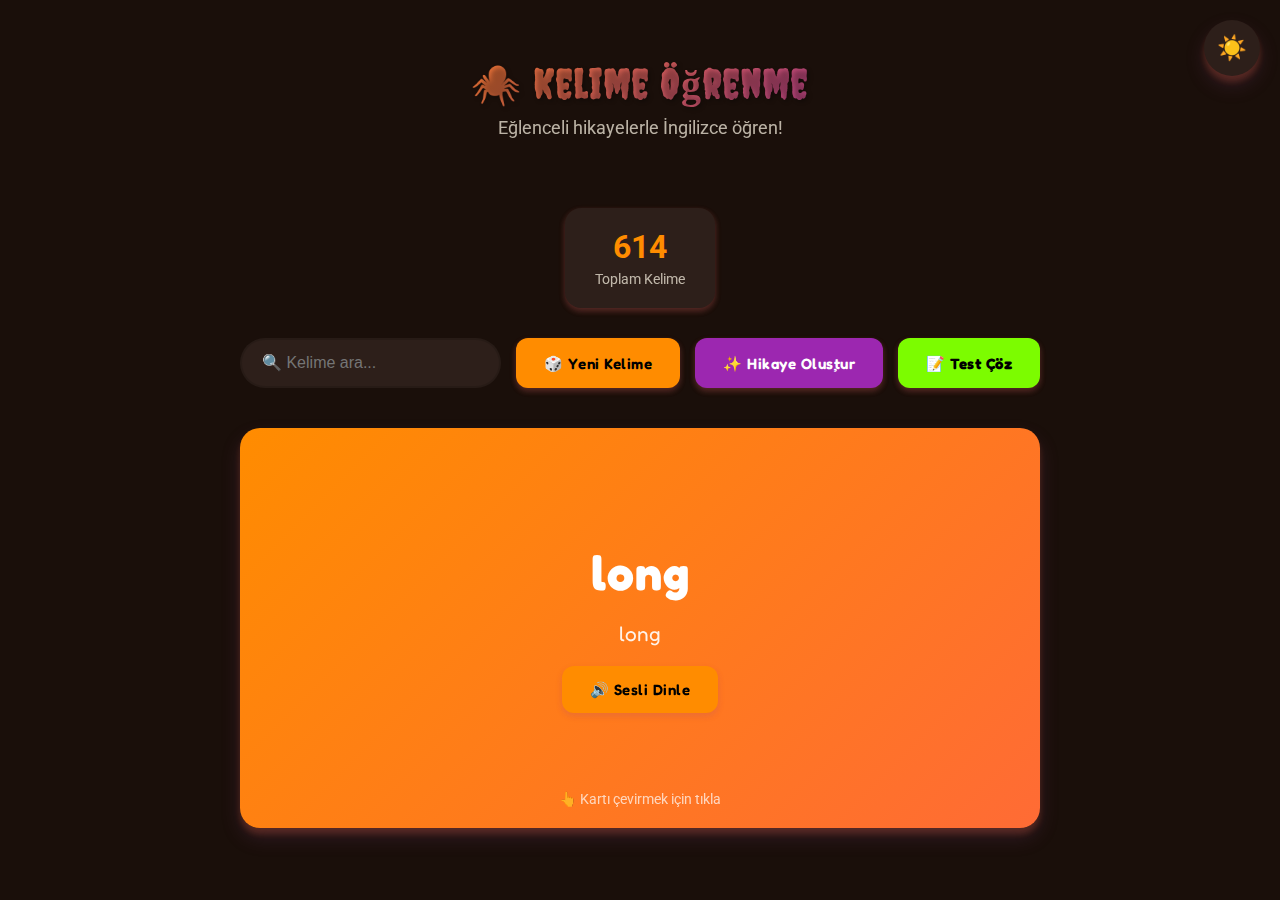
<file: templates/index.html>
<!DOCTYPE html>
<html lang="tr">
<head>
    <meta charset="UTF-8">
    <meta name="viewport" content="width=device-width, initial-scale=1.0">
    <title>Kelime Öğrenme</title>
    <link href="https://fonts.googleapis.com/css2?family=Roboto:wght@300;400;500;700&family=Creepster&family=Fredoka:wght@400;500;600;700&display=swap" rel="stylesheet">
    <link rel="stylesheet" href="/static/css/material.css">
    <style>
        * { margin: 0; padding: 0; box-sizing: border-box; }
        
        body {
            font-family: 'Roboto', sans-serif;
            background: var(--md-background);
            color: var(--md-on-background);
            min-height: 100vh;
            padding: 20px;
        }

        /* Buton fontları */
        .md-button, .md-button-outlined, .md-button-secondary, .md-button-accent {
            font-family: 'Fredoka', 'Roboto', sans-serif;
            font-weight: 600;
            letter-spacing: 0.5px;
            text-transform: none;
        }

        .theme-toggle {
            position: fixed;
            top: 20px;
            right: 20px;
            z-index: 1000;
            background: var(--md-surface);
            border: none;
            border-radius: 50%;
            width: 56px;
            height: 56px;
            cursor: pointer;
            box-shadow: var(--md-shadow-3);
            font-size: 24px;
            transition: all 0.3s;
        }

        .theme-toggle:hover {
            transform: scale(1.1);
        }

        .container {
            max-width: 800px;
            margin: 0 auto;
        }

        header {
            text-align: center;
            padding: 40px 0;
        }

        h1 {
            font-size: 2.5rem;
            margin-bottom: 10px;
            background: linear-gradient(135deg, var(--md-halloween-orange), var(--md-halloween-purple));
            -webkit-background-clip: text;
            -webkit-text-fill-color: transparent;
            background-clip: text;
            font-weight: 700;
            font-family: 'Creepster', cursive;
            letter-spacing: 2px;
            text-shadow: 2px 2px 4px rgba(0, 0, 0, 0.3);
        }

        .subtitle {
            color: var(--md-on-surface);
            opacity: 0.7;
            font-size: 1.1rem;
        }

        .stats {
            display: flex;
            gap: 20px;
            justify-content: center;
            margin: 30px 0;
        }

        .stat-card {
            background: var(--md-surface);
            padding: 20px 30px;
            border-radius: 16px;
            box-shadow: var(--md-shadow-2);
            text-align: center;
        }

        .stat-number {
            font-size: 2rem;
            font-weight: 700;
            color: var(--md-primary);
        }

        .stat-label {
            color: var(--md-on-surface);
            opacity: 0.7;
            font-size: 0.9rem;
            margin-top: 5px;
        }

        .controls {
            display: flex;
            gap: 15px;
            justify-content: center;
            margin: 30px 0;
            flex-wrap: wrap;
        }

        .search-box {
            flex: 1;
            min-width: 250px;
            max-width: 400px;
            padding: 14px 20px;
            border: 2px solid rgba(0, 0, 0, 0.12);
            border-radius: 25px;
            background: var(--md-surface);
            color: var(--md-on-surface);
            font-size: 1rem;
        }

        .search-box:focus {
            outline: none;
            border-color: var(--md-primary);
        }

        .card-container {
            perspective: 1000px;
            margin: 40px auto;
        }

        .card {
            position: relative;
            width: 100%;
            height: 400px;
            transform-style: preserve-3d;
            transition: transform 0.6s;
            cursor: pointer;
        }

        .card.flipped {
            transform: rotateY(180deg);
        }

        .card-face {
            position: absolute;
            width: 100%;
            height: 100%;
            backface-visibility: hidden;
            border-radius: 20px;
            padding: 40px;
            display: flex;
            flex-direction: column;
            justify-content: center;
            align-items: center;
            box-shadow: var(--md-shadow-3);
        }

        .card-front {
            background: linear-gradient(135deg, var(--md-primary) 0%, var(--md-primary-variant) 100%);
            color: white;
        }

        .card-back {
            background: var(--md-surface);
            color: var(--md-on-surface);
            transform: rotateY(180deg);
        }

        .word-english {
            font-size: 3rem;
            font-weight: bold;
            margin-bottom: 20px;
            font-family: 'Fredoka', sans-serif;
            letter-spacing: 1px;
        }

        .word-pronunciation {
            font-size: 1.3rem;
            opacity: 0.9;
            margin-bottom: 20px;
            font-family: 'Fredoka', sans-serif;
        }

        .word-kiro {
            font-size: 1.5rem;
            color: var(--md-primary);
            font-weight: 600;
            margin-bottom: 15px;
            font-family: 'Fredoka', sans-serif;
        }

        .word-turkish {
            font-size: 1.8rem;
            font-weight: 600;
            margin-bottom: 25px;
            font-family: 'Fredoka', sans-serif;
        }

        .word-story {
            font-size: 1.1rem;
            line-height: 1.8;
            text-align: center;
            max-width: 500px;
            font-family: 'Roboto', sans-serif;
        }

        .word-story-tr {
            font-size: 0.95rem;
            line-height: 1.6;
            text-align: center;
            max-width: 500px;
            opacity: 0.7;
            margin-top: 10px;
            font-style: italic;
            display: none;
        }
        
        .word-story-tr.visible {
            display: block;
            animation: fadeIn 0.3s;
        }
        
        @keyframes fadeIn {
            from { opacity: 0; transform: translateY(-10px); }
            to { opacity: 0.7; transform: translateY(0); }
        }

        .card-actions {
            display: flex;
            gap: 15px;
            margin-top: 30px;
            flex-wrap: wrap;
            justify-content: center;
        }

        .flip-hint {
            position: absolute;
            bottom: 20px;
            font-size: 0.9rem;
            opacity: 0.7;
            animation: pulse 2s infinite;
        }

        @keyframes pulse {
            0%, 100% { opacity: 0.7; }
            50% { opacity: 0.3; }
        }

        .modal {
            display: none;
            position: fixed;
            top: 0;
            left: 0;
            width: 100%;
            height: 100%;
            background: rgba(0, 0, 0, 0.7);
            z-index: 2000;
            align-items: center;
            justify-content: center;
        }

        .modal.active {
            display: flex;
        }

        .modal-content {
            background: var(--md-surface);
            padding: 40px;
            border-radius: 24px;
            max-width: 600px;
            width: 90%;
            max-height: 80vh;
            overflow-y: auto;
            box-shadow: var(--md-shadow-5);
        }

        .modal-header {
            font-size: 1.8rem;
            font-weight: 700;
            margin-bottom: 20px;
            color: var(--md-primary);
        }

        .modal-close {
            float: right;
            font-size: 2rem;
            cursor: pointer;
            color: var(--md-on-surface);
            opacity: 0.7;
        }

        .modal-close:hover {
            opacity: 1;
        }

        .input-group {
            margin-bottom: 20px;
        }

        .input-group label {
            display: block;
            margin-bottom: 8px;
            font-weight: 600;
            color: var(--md-on-surface);
        }

        .input-group input, .input-group textarea {
            width: 100%;
            padding: 12px;
            border: 2px solid rgba(0, 0, 0, 0.12);
            border-radius: 10px;
            background: var(--md-background);
            color: var(--md-on-surface);
            font-size: 1rem;
            font-family: 'Roboto', sans-serif;
        }

        .input-group input:focus, .input-group textarea:focus {
            outline: none;
            border-color: var(--md-primary);
        }

        .story-result {
            background: var(--md-background);
            padding: 20px;
            border-radius: 12px;
            margin-top: 20px;
            border-left: 4px solid var(--md-primary);
        }

        .test-container {
            display: none;
        }

        .test-container.active {
            display: block;
        }

        .test-question {
            background: var(--md-surface);
            padding: 30px;
            border-radius: 20px;
            margin-bottom: 20px;
            box-shadow: var(--md-shadow-2);
            position: relative;
        }

        .test-question h3 {
            font-size: 1.5rem;
            margin-bottom: 20px;
            color: var(--md-primary);
            font-family: 'Fredoka', sans-serif;
            font-weight: 600;
        }
        
        .test-question p {
            font-family: 'Fredoka', sans-serif;
        }

        .test-close-btn {
            position: absolute;
            top: 15px;
            right: 15px;
            width: 40px;
            height: 40px;
            border-radius: 50%;
            border: none;
            background: rgba(0, 0, 0, 0.1);
            color: var(--md-on-surface);
            font-size: 1.5rem;
            cursor: pointer;
            display: flex;
            align-items: center;
            justify-content: center;
            transition: all 0.3s;
            z-index: 10;
        }

        .test-close-btn:hover {
            background: rgba(220, 53, 69, 0.2);
            color: #dc3545;
            transform: rotate(90deg) scale(1.1);
        }

        .test-close-btn:active {
            transform: rotate(90deg) scale(0.95);
        }

        .test-options {
            display: grid;
            gap: 15px;
        }

        .test-option {
            padding: 18px 24px;
            border: 3px solid var(--md-surface);
            border-radius: 16px;
            cursor: pointer;
            transition: all 0.3s cubic-bezier(0.4, 0, 0.2, 1);
            background: var(--md-surface);
            box-shadow: var(--md-shadow-2);
            font-size: 1.1rem;
            font-weight: 500;
            color: var(--md-on-surface);
            position: relative;
            overflow: hidden;
            text-align: center;
            font-family: 'Fredoka', sans-serif;
        }

        .test-option::before {
            content: '';
            position: absolute;
            top: 0;
            left: -100%;
            width: 100%;
            height: 100%;
            background: linear-gradient(90deg, transparent, rgba(98, 0, 238, 0.1), transparent);
            transition: left 0.5s;
        }

        .test-option:hover {
            border-color: var(--md-primary);
            transform: translateY(-3px) scale(1.02);
            box-shadow: var(--md-shadow-4);
        }

        .test-option:hover::before {
            left: 100%;
        }

        .test-option:active {
            transform: translateY(-1px) scale(0.98);
        }

        .test-option.correct {
            border-color: #48bb78;
            background: linear-gradient(135deg, rgba(72, 187, 120, 0.15), rgba(72, 187, 120, 0.05));
            color: #2f855a;
            font-weight: 600;
            animation: correctPulse 0.5s;
        }

        .test-option.correct::after {
            content: '✓';
            position: absolute;
            right: 20px;
            font-size: 1.5rem;
            color: #48bb78;
        }

        .test-option.wrong {
            border-color: #f56565;
            background: linear-gradient(135deg, rgba(245, 101, 101, 0.15), rgba(245, 101, 101, 0.05));
            color: #c53030;
            font-weight: 600;
            animation: wrongShake 0.5s;
        }

        .test-option.wrong::after {
            content: '✗';
            position: absolute;
            right: 20px;
            font-size: 1.5rem;
            color: #f56565;
        }

        @keyframes correctPulse {
            0%, 100% { transform: scale(1); }
            50% { transform: scale(1.05); }
        }

        @keyframes wrongShake {
            0%, 100% { transform: translateX(0); }
            25% { transform: translateX(-10px); }
            75% { transform: translateX(10px); }
        }

        .test-result {
            text-align: center;
            padding: 40px;
        }
        
        .test-result h2 {
            font-family: 'Fredoka', sans-serif;
        }
        
        .test-result p {
            font-family: 'Fredoka', sans-serif;
        }

        .test-score {
            font-size: 4rem;
            font-weight: 700;
            color: var(--md-primary);
            margin: 20px 0;
            font-family: 'Fredoka', sans-serif;
        }

        @media (max-width: 768px) {
            h1 { font-size: 1.8rem; }
            .word-english { font-size: 2.2rem; }
            .card { height: 450px; }
            .controls { flex-direction: column; }
            .search-box { width: 100%; max-width: 100%; }
            .modal-content { padding: 25px; }
        }
    </style>
</head>
<body>
    <button class="theme-toggle" id="themeToggle" onclick="toggleTheme()">🌙</button>

    <div class="container">
        <header>
            <h1>🕷️ Kelime Öğrenme</h1>
            <p class="subtitle">Eğlenceli hikayelerle İngilizce öğren!</p>
        </header>

        <div class="stats">
            <div class="stat-card">
                <div class="stat-number" id="totalWords">614</div>
                <div class="stat-label">Toplam Kelime</div>
            </div>
        </div>

        <div class="controls">
            <input type="text" class="search-box" id="searchBox" placeholder="🔍 Kelime ara..." />
            <button class="md-button" onclick="loadRandomWord()">🎲 Yeni Kelime</button>
            <button class="md-button md-button-secondary" onclick="showStoryModal()">✨ Hikaye Oluştur</button>
            <button class="md-button md-button-accent" onclick="startTest()">📝 Test Çöz</button>
        </div>

        <div class="card-container" id="cardContainer">
            <div class="card" id="flashcard" onclick="flipCard()">
                <div class="card-face card-front">
                    <div class="word-english" id="wordEnglish">Hello</div>
                    <div class="word-pronunciation" id="wordPronunciation">he-lou</div>
                    <button class="md-button" onclick="event.stopPropagation(); speakWord()">🔊 Sesli Dinle</button>
                    <div class="flip-hint">👆 Kartı çevirmek için tıkla</div>
                </div>
                <div class="card-face card-back">
                    <div class="word-kiro" id="wordKiro">hello (he-lou)</div>
                    <div class="word-turkish" id="wordTurkish">Merhaba</div>
                    <div class="word-story" id="wordStory">Hello! How are you today?</div>
                    <div class="word-story-tr" id="wordStoryTr">Merhaba! Bugün nasılsın?</div>
                    <div class="card-actions">
                        <button class="md-button md-button-secondary" id="translateBtn" onclick="event.stopPropagation(); showTranslation(); return false;">🇹🇷 Türkçe Çeviri</button>
                    </div>
                </div>
            </div>
        </div>

        <!-- Test Container -->
        <div class="test-container" id="testContainer">
            <div class="test-question" id="testQuestion"></div>
            <div class="test-result" id="testResult" style="display: none;"></div>
        </div>
    </div>

    <!-- Hikaye Oluştur Modal -->
    <div class="modal" id="storyModal">
        <div class="modal-content">
            <span class="modal-close" onclick="closeStoryModal()">&times;</span>
            <div class="modal-header">✨ Hikaye Oluştur</div>
            <div class="input-group">
                <label>İngilizce Kelime:</label>
                <input type="text" id="customWord" placeholder="Örn: beautiful">
            </div>
            <button class="md-button" onclick="generateStory()" style="width: 100%;">Hikaye Oluştur</button>
            <div class="story-result" id="storyResult" style="display: none;">
                <h4 style="margin-bottom: 10px;">📖 Oluşturulan Hikaye:</h4>
                <p id="generatedStory" style="line-height: 1.8;"></p>
                <p id="generatedStoryTr" style="margin-top: 10px; opacity: 0.7; font-style: italic;"></p>
            </div>
        </div>
    </div>

    <script>
        let currentWord = null;
        let allWords = [];

        // Kelimeleri JSON'dan yükle
        async function loadWordsFromFile() {
            console.log('Kelimeler yükleniyor...');
            try {
                const response = await fetch('/static/words.json');
                if (!response.ok) {
                    throw new Error(`HTTP error! status: ${response.status}`);
                }
                allWords = await response.json();
                console.log(`${allWords.length} kelime yüklendi!`);
                document.getElementById('totalWords').textContent = allWords.length;
                loadRandomWord();
            } catch (error) {
                console.error('Kelimeler yüklenemedi:', error);
                alert('Kelimeler yüklenirken hata oluştu! Lütfen sayfayı yenileyin.');
                // Yedek kelimeler
                allWords = [
                    {english: "hello", turkish: "merhaba", pronunciation: "he-lou", story: "Hello! How are you today?", story_tr: "Merhaba! Bugün nasılsın?"},
                    {english: "world", turkish: "dünya", pronunciation: "wörld", story: "The world is beautiful.", story_tr: "Dünya güzeldir."},
                    {english: "love", turkish: "sevgi, aşk", pronunciation: "lav", story: "Love makes life beautiful.", story_tr: "Sevgi hayatı güzelleştirir."}
                ];
                document.getElementById('totalWords').textContent = allWords.length;
                loadRandomWord();
            }
        }

        // Tema değiştirme
        function toggleTheme() {
            const html = document.documentElement;
            const currentTheme = html.getAttribute('data-theme');
            const newTheme = currentTheme === 'dark' ? 'light' : 'dark';
            html.setAttribute('data-theme', newTheme);
            localStorage.setItem('theme', newTheme);
            document.getElementById('themeToggle').textContent = newTheme === 'dark' ? '☀️' : '🌙';
        }

        // Tema yükle
        const savedTheme = localStorage.getItem('theme') || 'dark';
        document.documentElement.setAttribute('data-theme', savedTheme);
        document.getElementById('themeToggle').textContent = savedTheme === 'dark' ? '☀️' : '🌙';



        function loadRandomWord() {
            if (allWords.length === 0) return;
            
            // Ses çalıyorsa durdur
            if (window.speechSynthesis) {
                speechSynthesis.cancel();
            }
            
            currentWord = allWords[Math.floor(Math.random() * allWords.length)];
            displayWord();
            document.getElementById('flashcard').classList.remove('flipped');
        }

        function displayWord() {
            if (!currentWord) return;
            document.getElementById('wordEnglish').textContent = currentWord.english;
            document.getElementById('wordPronunciation').textContent = currentWord.pronunciation;
            document.getElementById('wordKiro').textContent = `${currentWord.english} (${currentWord.pronunciation})`;
            document.getElementById('wordTurkish').textContent = currentWord.turkish;
            document.getElementById('wordStory').textContent = currentWord.story;
            document.getElementById('wordStoryTr').textContent = currentWord.story_tr;
            
            // Türkçe çeviriyi gizle ve butonu sıfırla
            const storyTr = document.getElementById('wordStoryTr');
            const btn = document.getElementById('translateBtn');
            storyTr.classList.remove('visible');
            if (btn) btn.textContent = '🇹🇷 Türkçe Çeviri';
        }

        function flipCard() {
            document.getElementById('flashcard').classList.toggle('flipped');
        }

        function speakWord() {
            if (!currentWord) return;
            
            // speechSynthesis kontrolü
            if (!window.speechSynthesis) {
                alert('Tarayıcınız ses özelliğini desteklemiyor. Chrome veya Firefox kullanmayı deneyin.');
                return;
            }
            
            // Opera GX için özel düzenleme
            speechSynthesis.cancel();
            
            // Kısa bekleme (Opera GX için kritik)
            setTimeout(() => {
                const utterance = new SpeechSynthesisUtterance(currentWord.english);
                utterance.lang = 'en-US';
                utterance.rate = 0.9;
                utterance.pitch = 1.1;
                utterance.volume = 1.0;
                
                // Sesleri al
                const voices = speechSynthesis.getVoices();
                console.log('Mevcut sesler:', voices.length);
                
                if (voices.length > 0) {
                    // İngilizce ses bul
                    const englishVoice = voices.find(v => 
                        v.lang === 'en-US' || 
                        v.lang === 'en-GB' || 
                        v.lang.startsWith('en')
                    );
                    
                    if (englishVoice) {
                        utterance.voice = englishVoice;
                        console.log('Seçilen ses:', englishVoice.name);
                    }
                }
                
                utterance.onstart = () => {
                    console.log('✓ Ses başladı:', currentWord.english);
                };
                
                utterance.onend = () => {
                    console.log('✓ Ses bitti');
                };
                
                utterance.onerror = (e) => {
                    console.error('✗ Ses hatası:', e.error);
                    alert(`Ses çalınamadı: ${e.error}\n\nChrome tarayıcısını deneyin.`);
                };
                
                // Konuş
                try {
                    speechSynthesis.speak(utterance);
                    console.log('speak() çağrıldı');
                } catch (err) {
                    console.error('speak() hatası:', err);
                    alert('Ses sistemi hatası. Lütfen Chrome veya Firefox kullanın.');
                }
            }, 250);
        }
        
        // Sesleri yükle
        if (window.speechSynthesis) {
            // Sesleri hemen yükle
            let voices = speechSynthesis.getVoices();
            
            // Eğer boşsa, değişiklik olduğunda yükle
            if (voices.length === 0) {
                speechSynthesis.onvoiceschanged = () => {
                    voices = speechSynthesis.getVoices();
                    console.log(`${voices.length} ses yüklendi`);
                };
            }
        }

        // Arama
        document.getElementById('searchBox').addEventListener('input', (e) => {
            const query = e.target.value.toLowerCase();
            if (!query) return;
            
            const found = allWords.find(w => 
                w.english.toLowerCase().includes(query) || 
                w.turkish.toLowerCase().includes(query)
            );
            
            if (found) {
                currentWord = found;
                displayWord();
                document.getElementById('flashcard').classList.remove('flipped');
            }
        });

        // Türkçe çeviri göster
        function showTranslation() {
            const storyTr = document.getElementById('wordStoryTr');
            const btn = document.getElementById('translateBtn');
            
            if (storyTr.classList.contains('visible')) {
                storyTr.classList.remove('visible');
                btn.textContent = '🇹🇷 Türkçe Çeviri';
            } else {
                storyTr.classList.add('visible');
                btn.textContent = '❌ Çeviriyi Gizle';
            }
        }

        // Hikaye modal
        function showStoryModal() {
            document.getElementById('storyModal').classList.add('active');
            document.getElementById('storyResult').style.display = 'none';
            document.getElementById('customWord').value = '';
        }

        function closeStoryModal() {
            document.getElementById('storyModal').classList.remove('active');
        }

        function generateStory() {
            const word = document.getElementById('customWord').value.trim().toLowerCase();
            if (!word) {
                alert('Lütfen bir kelime girin!');
                return;
            }

            // Kelimeyi bul veya yeni hikaye oluştur
            const foundWord = allWords.find(w => w.english.toLowerCase() === word);
            
            let story, storyTr;
            if (foundWord) {
                // Veritabanındaki kelime için de çeşitli hikayeler
                const tr = foundWord.turkish;
                const templates = [
                    {en: foundWord.story, tr: foundWord.story_tr},
                    {en: `I love ${word}. It makes me happy every day.`, tr: `${tr}'i seviyorum. Her gün beni mutlu ediyor.`},
                    {en: `${word} is amazing! Everyone should know about it.`, tr: `${tr} harika! Herkes bunu bilmeli.`},
                    {en: `Learning about ${word} changed my life.`, tr: `${tr} hakkında öğrenmek hayatımı değiştirdi.`},
                    {en: `I use ${word} every day in my life.`, tr: `Hayatımda her gün ${tr} kullanıyorum.`},
                    {en: `${word} is very important in my life.`, tr: `${tr} hayatımda çok önemli.`},
                    {en: `When I think about ${word}, I smile.`, tr: `${tr} düşündüğümde gülümsüyorum.`},
                    {en: `${word} reminds me of beautiful memories.`, tr: `${tr} bana güzel anıları hatırlatıyor.`},
                    {en: `I want to learn more about ${word}.`, tr: `${tr} hakkında daha fazla öğrenmek istiyorum.`},
                    {en: `${word} is the best thing ever!`, tr: `${tr} şimdiye kadarki en iyi şey!`},
                    {en: `I always think about ${word} before sleeping.`, tr: `Uyumadan önce hep ${tr} düşünürüm.`},
                    {en: `${word} changed my perspective on life.`, tr: `${tr} hayata bakış açımı değiştirdi.`},
                    {en: `People should appreciate ${word} more.`, tr: `İnsanlar ${tr}'i daha çok takdir etmeli.`},
                    {en: `${word} brings joy to everyone around.`, tr: `${tr} etrafındaki herkese neşe getiriyor.`},
                    {en: `${word} is trending on social media now.`, tr: `${tr} şu anda sosyal medyada trend.`},
                    {en: `${word} is more interesting than I thought.`, tr: `${tr} düşündüğümden daha ilginç.`},
                    {en: `I want to share ${word} with my friends.`, tr: `${tr}'i arkadaşlarımla paylaşmak istiyorum.`},
                    {en: `${word} makes me feel confident and strong.`, tr: `${tr} beni kendimden emin ve güçlü hissettiriyor.`},
                    {en: `Every time I see ${word}, I get excited.`, tr: `${tr}'i her gördüğümde heyecanlanıyorum.`},
                    {en: `I wish everyone knew about ${word}.`, tr: `Keşke herkes ${tr} hakkında bilse.`}
                ];
                const template = templates[Math.floor(Math.random() * templates.length)];
                story = template.en;
                storyTr = template.tr;
            } else {
                // Yeni kelime için çeşitli şablonlar
                const templates = [
                    {en: `I love ${word}. It makes me happy every day.`, tr: `${word}'i seviyorum. Her gün beni mutlu ediyor.`},
                    {en: `${word} is very important in my life.`, tr: `${word} hayatımda çok önemli.`},
                    {en: `When I think about ${word}, I smile.`, tr: `${word} düşündüğümde gülümsüyorum.`},
                    {en: `${word} reminds me of beautiful memories.`, tr: `${word} bana güzel anıları hatırlatıyor.`},
                    {en: `I want to learn more about ${word}.`, tr: `${word} hakkında daha fazla öğrenmek istiyorum.`},
                    {en: `${word} is amazing! I can't believe it.`, tr: `${word} harika! İnanamıyorum.`},
                    {en: `Everyone talks about ${word} these days.`, tr: `Bugünlerde herkes ${word} hakkında konuşuyor.`},
                    {en: `I discovered ${word} recently and I love it!`, tr: `${word}'i yakın zamanda keşfettim ve bayıldım!`},
                    {en: `${word} makes everything better.`, tr: `${word} her şeyi daha iyi yapıyor.`},
                    {en: `I can't imagine my life without ${word}.`, tr: `${word} olmadan hayatımı hayal edemiyorum.`},
                    {en: `My friend told me about ${word} yesterday.`, tr: `Arkadaşım dün bana ${word} hakkında anlattı.`},
                    {en: `${word} is the best thing ever!`, tr: `${word} şimdiye kadarki en iyi şey!`},
                    {en: `I always think about ${word} before sleeping.`, tr: `Uyumadan önce hep ${word} düşünürüm.`},
                    {en: `${word} changed my perspective on life.`, tr: `${word} hayata bakış açımı değiştirdi.`},
                    {en: `People should appreciate ${word} more.`, tr: `İnsanlar ${word}'i daha çok takdir etmeli.`},
                    {en: `${word} brings joy to everyone around.`, tr: `${word} etrafındaki herkese neşe getiriyor.`},
                    {en: `I learned about ${word} in school today.`, tr: `Bugün okulda ${word} hakkında öğrendim.`},
                    {en: `${word} is trending on social media now.`, tr: `${word} şu anda sosyal medyada trend.`},
                    {en: `My teacher explained ${word} very well.`, tr: `Öğretmenim ${word}'i çok iyi açıkladı.`},
                    {en: `${word} is more interesting than I thought.`, tr: `${word} düşündüğümden daha ilginç.`},
                    {en: `I want to share ${word} with my friends.`, tr: `${word}'i arkadaşlarımla paylaşmak istiyorum.`},
                    {en: `${word} makes me feel confident and strong.`, tr: `${word} beni kendimden emin ve güçlü hissettiriyor.`},
                    {en: `Every time I see ${word}, I get excited.`, tr: `${word}'i her gördüğümde heyecanlanıyorum.`},
                    {en: `${word} is something I truly appreciate.`, tr: `${word} gerçekten takdir ettiğim bir şey.`},
                    {en: `I wish everyone knew about ${word}.`, tr: `Keşke herkes ${word} hakkında bilse.`}
                ];
                const template = templates[Math.floor(Math.random() * templates.length)];
                story = template.en;
                storyTr = template.tr;
            }

            document.getElementById('generatedStory').textContent = story;
            document.getElementById('generatedStoryTr').textContent = storyTr;
            document.getElementById('storyResult').style.display = 'block';
        }

        // Test sistemi
        let testQuestions = [];
        let currentQuestion = 0;
        let correctAnswers = 0;

        function startTest() {
            console.log('Test başlatılıyor, kelime sayısı:', allWords.length);
            
            if (allWords.length === 0) {
                alert('Kelimeler henüz yüklenmedi! Lütfen bekleyin...');
                return;
            }
            
            if (allWords.length < 4) {
                alert('Test için en az 4 kelime gerekli!');
                return;
            }

            // Test sorularını hazırla
            testQuestions = [];
            const shuffled = [...allWords].sort(() => Math.random() - 0.5);
            const testWords = shuffled.slice(0, Math.min(10, allWords.length));

            testWords.forEach(word => {
                // Yanlış cevaplar için diğer kelimeleri al
                const wrongAnswers = allWords
                    .filter(w => w.english !== word.english)
                    .sort(() => Math.random() - 0.5)
                    .slice(0, 3)
                    .map(w => w.turkish);

                const options = [word.turkish, ...wrongAnswers].sort(() => Math.random() - 0.5);

                testQuestions.push({
                    word: word.english,
                    correct: word.turkish,
                    options: options
                });
            });

            currentQuestion = 0;
            correctAnswers = 0;

            // Test ekranını göster
            console.log('Test ekranı gösteriliyor...');
            document.getElementById('cardContainer').style.display = 'none';
            document.querySelector('.controls').style.display = 'none';
            const testContainer = document.getElementById('testContainer');
            const testQuestion = document.getElementById('testQuestion');
            const testResult = document.getElementById('testResult');
            
            testContainer.classList.add('active');
            testContainer.style.display = 'block';
            testQuestion.style.display = 'block';
            testResult.style.display = 'none';
            
            console.log('Test container görünür:', testContainer.style.display);

            showQuestion();
        }

        function showQuestion() {
            console.log('showQuestion çağrıldı, soru:', currentQuestion);
            
            if (currentQuestion >= testQuestions.length) {
                showTestResult();
                return;
            }

            const q = testQuestions[currentQuestion];
            const questionDiv = document.getElementById('testQuestion');
            
            console.log('Soru gösteriliyor:', q);

            questionDiv.innerHTML = `
                <button class="test-close-btn" onclick="exitTest()" title="Testi Kapat">✕</button>
                <h3>Soru ${currentQuestion + 1}/${testQuestions.length}</h3>
                <p style="font-size: 2rem; font-weight: 700; margin: 20px 0; color: var(--md-primary);">${q.word}</p>
                <p style="margin-bottom: 20px; opacity: 0.7;">Bu kelimenin Türkçe karşılığı nedir?</p>
                <div class="test-options">
                    ${q.options.map((opt, i) => `
                        <div class="test-option" onclick="checkAnswer('${opt.replace(/'/g, "\\'")}', '${q.correct.replace(/'/g, "\\'")}', this)">
                            ${opt}
                        </div>
                    `).join('')}
                </div>
            `;
            
            questionDiv.style.display = 'block';
        }

        function checkAnswer(selected, correct, element) {
            const options = document.querySelectorAll('.test-option');
            options.forEach(opt => opt.style.pointerEvents = 'none');

            if (selected === correct) {
                element.classList.add('correct');
                correctAnswers++;
            } else {
                element.classList.add('wrong');
                // Doğru cevabı göster
                options.forEach(opt => {
                    if (opt.textContent.trim() === correct) {
                        opt.classList.add('correct');
                    }
                });
            }

            setTimeout(() => {
                currentQuestion++;
                showQuestion();
            }, 1500);
        }

        function showTestResult() {
            const percentage = Math.round((correctAnswers / testQuestions.length) * 100);
            const resultDiv = document.getElementById('testResult');

            let emoji = '🎉';
            let message = 'Harika!';
            if (percentage < 50) {
                emoji = '💪';
                message = 'Daha fazla çalışmalısın!';
            } else if (percentage < 80) {
                emoji = '👍';
                message = 'İyi iş çıkardın!';
            }

            resultDiv.innerHTML = `
                <div style="font-size: 5rem;">${emoji}</div>
                <h2 style="margin: 20px 0; color: var(--md-primary);">${message}</h2>
                <div class="test-score">%${percentage}</div>
                <p style="font-size: 1.2rem; margin-bottom: 30px;">
                    ${correctAnswers} / ${testQuestions.length} doğru cevap
                </p>
                <button class="md-button" onclick="exitTest()">Ana Sayfaya Dön</button>
                <button class="md-button md-button-accent" onclick="startTest()" style="margin-left: 10px;">🔄 Yeni Test</button>
            `;

            document.getElementById('testQuestion').style.display = 'none';
            resultDiv.style.display = 'block';
        }

        function exitTest() {
            const testContainer = document.getElementById('testContainer');
            testContainer.classList.remove('active');
            testContainer.style.display = 'none';
            document.getElementById('cardContainer').style.display = 'block';
            document.querySelector('.controls').style.display = 'flex';
            document.getElementById('testQuestion').style.display = 'block';
        }

        // Başlat
        loadWordsFromFile();
    </script>
</body>
</html>
</file>
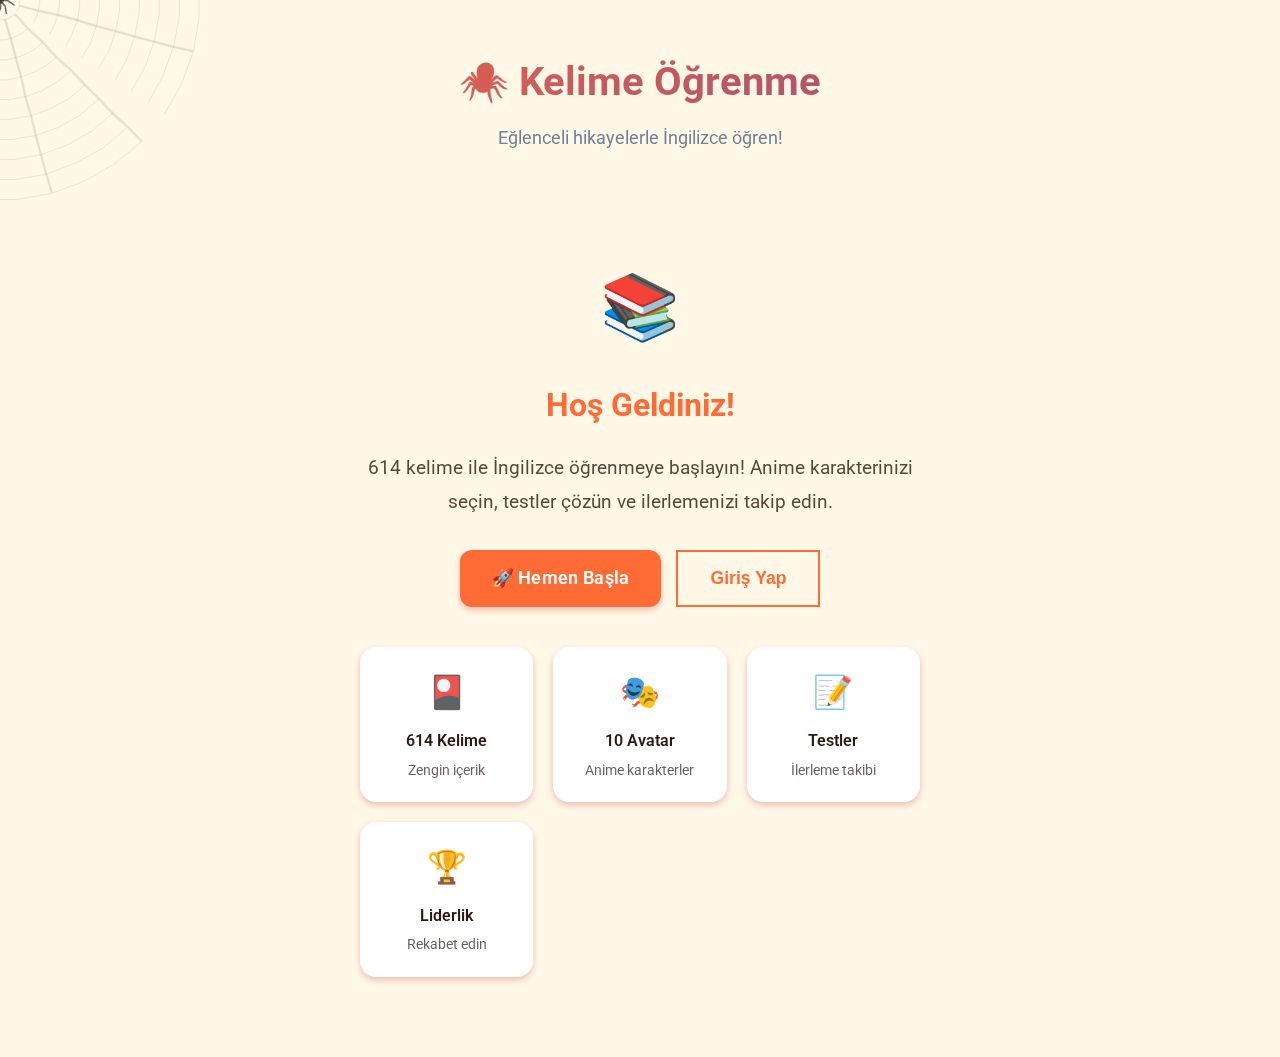
<file: templates/index_old.html>
﻿<!DOCTYPE html>
<html lang="tr">
<head>
    <meta charset="UTF-8">
    <meta name="viewport" content="width=device-width, initial-scale=1.0, maximum-scale=5.0, user-scalable=yes">
    <meta name="mobile-web-app-capable" content="yes">
    <meta name="apple-mobile-web-app-capable" content="yes">
    <meta name="apple-mobile-web-app-status-bar-style" content="default">
    <title>Kelime Öğrenme</title>
    <link href="https://fonts.googleapis.com/css2?family=Roboto:wght@300;400;500;700&display=swap" rel="stylesheet">
    <link rel="stylesheet" href="/static/css/material.css">
    <style>
        * {
            margin: 0;
            padding: 0;
            box-sizing: border-box;
        }

        :root {
            --bg-primary: #f5f7fa;
            --bg-secondary: #ffffff;
            --text-primary: #2d3748;
            --text-secondary: #718096;
            --accent: #667eea;
            --accent-hover: #5a67d8;
            --border: #e2e8f0;
            --success: #48bb78;
            --shadow: rgba(0, 0, 0, 0.1);
        }

        [data-theme="dark"] {
            --bg-primary: #1a202c;
            --bg-secondary: #2d3748;
            --text-primary: #f7fafc;
            --text-secondary: #cbd5e0;
            --border: #4a5568;
            --shadow: rgba(0, 0, 0, 0.3);
        }

        body {
            font-family: 'Roboto', -apple-system, BlinkMacSystemFont, 'Segoe UI', sans-serif;
            background: var(--md-background);
            color: var(--md-on-background);
            line-height: 1.6;
            transition: background 0.3s, color 0.3s;
            -webkit-font-smoothing: antialiased;
            -moz-osx-font-smoothing: grayscale;
            overflow-x: hidden;
            display: flex;
            min-height: 100vh;
        }

        html {
            scroll-behavior: smooth;
            -webkit-text-size-adjust: 100%;
        }

        .main-layout {
            display: flex;
            width: 100%;
            max-width: 1600px;
            margin: 0 auto;
            gap: 20px;
            padding: 20px;
            position: relative;
            z-index: 10;
        }

        .content-area {
            flex: 1;
            min-width: 0;
        }

        .sidebar {
            width: 320px;
            position: sticky;
            top: 20px;
            height: fit-content;
            max-height: calc(100vh - 40px);
            overflow-y: auto;
        }

        .container {
            width: 100%;
        }

        header {
            text-align: center;
            padding: 30px 0;
        }

        h1 {
            font-size: 2.5rem;
            margin-bottom: 10px;
            background: linear-gradient(135deg, var(--md-halloween-orange), var(--md-halloween-purple));
            -webkit-background-clip: text;
            -webkit-text-fill-color: transparent;
            background-clip: text;
            font-weight: 700;
        }

        .subtitle {
            color: var(--text-secondary);
            font-size: 1.1rem;
        }

        .controls {
            display: flex;
            flex-wrap: wrap;
            gap: 20px;
            justify-content: center;
            align-items: center;
            margin: 30px 0;
            position: relative;
            z-index: 10;
        }

        .search-box {
            flex: 1;
            min-width: 250px;
            max-width: 400px;
            padding: 14px 20px;
            border: 2px solid rgba(0, 0, 0, 0.12);
            border-radius: 25px;
            background: var(--md-surface);
            color: var(--md-on-surface);
            font-size: 1rem;
            font-family: 'Roboto', sans-serif;
            transition: all 0.3s cubic-bezier(0.4, 0, 0.2, 1);
        }
        
        [data-theme="dark"] .search-box {
            border-color: rgba(255, 255, 255, 0.12);
        }

        .search-box:focus {
            outline: none;
            border-color: var(--md-primary);
            box-shadow: 0 0 0 3px rgba(98, 0, 238, 0.1);
        }



        .stats {
            display: flex;
            gap: 20px;
            justify-content: center;
            flex-wrap: wrap;
            margin: 20px 0;
        }

        .stat-card {
            background: var(--md-surface);
            padding: 20px 30px;
            border-radius: 16px;
            box-shadow: var(--md-shadow-2);
            text-align: center;
            transition: all 0.3s cubic-bezier(0.4, 0, 0.2, 1);
        }
        
        .stat-card:hover {
            box-shadow: var(--md-shadow-3);
            transform: translateY(-2px);
        }

        .stat-number {
            font-size: 2rem;
            font-weight: 700;
            color: var(--md-primary);
        }

        .stat-label {
            color: var(--md-on-surface);
            opacity: 0.7;
            font-size: 0.9rem;
            margin-top: 5px;
            font-weight: 500;
        }

        .card-container {
            perspective: 1000px;
            margin: 40px auto;
            max-width: 600px;
            position: relative;
            z-index: 10;
        }

        .card {
            position: relative;
            width: 100%;
            height: 400px;
            transform-style: preserve-3d;
            transition: transform 0.6s;
            cursor: pointer;
            -webkit-tap-highlight-color: transparent;
            touch-action: manipulation;
        }

        .card.flipped {
            transform: rotateY(180deg);
        }

        .card-face {
            position: absolute;
            width: 100%;
            height: 100%;
            backface-visibility: hidden;
            border-radius: 20px;
            padding: 40px;
            display: flex;
            flex-direction: column;
            justify-content: center;
            align-items: center;
            box-shadow: 0 10px 30px var(--shadow);
        }

        .card-front {
            background: linear-gradient(135deg, var(--md-primary) 0%, var(--md-primary-variant) 100%);
            color: var(--md-on-primary);
            box-shadow: var(--md-shadow-3);
        }

        .card-back {
            background: var(--md-surface);
            color: var(--md-on-surface);
            transform: rotateY(180deg);
            box-shadow: var(--md-shadow-3);
        }

        .word-english {
            font-size: 3rem;
            font-weight: bold;
            margin-bottom: 20px;
        }

        .word-pronunciation {
            font-size: 1.3rem;
            opacity: 0.9;
            margin-bottom: 20px;
        }

        .word-kiro {
            font-size: 1.5rem;
            color: var(--md-primary);
            font-weight: 600;
            margin-bottom: 15px;
        }

        .word-turkish {
            font-size: 1.8rem;
            font-weight: 600;
            margin-bottom: 25px;
        }

        .word-story {
            font-size: 1.1rem;
            line-height: 1.8;
            text-align: center;
            max-width: 500px;
            color: var(--md-on-surface);
        }

        .word-story-tr {
            font-size: 0.95rem;
            line-height: 1.6;
            text-align: center;
            max-width: 500px;
            color: var(--md-on-surface);
            opacity: 0.7;
            margin-top: 10px;
            font-style: italic;
        }

        .card-actions {
            display: flex;
            gap: 15px;
            margin-top: 30px;
            flex-wrap: wrap;
            justify-content: center;
        }



        .modal {
            display: none;
            position: fixed;
            top: 0;
            left: 0;
            width: 100%;
            height: 100%;
            background: rgba(0, 0, 0, 0.7);
            z-index: 2100;
            align-items: center;
            justify-content: center;
        }

        .modal.active {
            display: flex;
        }

        .modal-content {
            background: var(--md-surface);
            padding: 40px;
            border-radius: 24px;
            max-width: 500px;
            width: 90%;
            max-height: 80vh;
            overflow-y: auto;
            box-shadow: var(--md-shadow-5);
            position: relative;
            z-index: 2200;
        }

        .modal-header {
            font-size: 1.8rem;
            font-weight: 700;
            margin-bottom: 20px;
            color: var(--md-primary);
        }

        .modal-close {
            float: right;
            font-size: 2rem;
            cursor: pointer;
            color: var(--text-secondary);
            line-height: 1;
            position: relative;
            z-index: 2300;
        }

        .modal-close:hover {
            color: var(--text-primary);
        }

        .input-group {
            margin-bottom: 20px;
        }

        .input-group label {
            display: block;
            margin-bottom: 8px;
            font-weight: 600;
            color: var(--text-primary);
        }

        .input-group input {
            width: 100%;
            padding: 12px;
            border: 2px solid var(--border);
            border-radius: 10px;
            background: var(--bg-primary);
            color: var(--text-primary);
            font-size: 1rem;
        }

        .input-group input:focus {
            outline: none;
            border-color: var(--accent);
        }

        .suggestion-box {
            background: var(--bg-primary);
            padding: 20px;
            border-radius: 10px;
            margin-top: 20px;
            border-left: 4px solid var(--accent);
        }

        .confetti {
            position: fixed;
            width: 10px;
            height: 10px;
            background: var(--accent);
            position: absolute;
            animation: confetti-fall 3s linear forwards;
            pointer-events: none;
        }

        @keyframes confetti-fall {
            to {
                transform: translateY(100vh) rotate(360deg);
                opacity: 0;
            }
        }



        @media (max-width: 768px) {
            h1 {
                font-size: 1.8rem;
            }

            .subtitle {
                font-size: 1rem;
            }

            .word-english {
                font-size: 2.2rem;
            }

            .word-pronunciation {
                font-size: 1.1rem;
            }

            .word-kiro {
                font-size: 1.3rem;
            }

            .word-turkish {
                font-size: 1.5rem;
            }

            .word-story {
                font-size: 1rem;
            }

            .card {
                height: 450px;
            }

            .card-face {
                padding: 25px 20px;
            }

            .controls {
                flex-direction: column;
                gap: 12px;
            }

            .search-box {
                width: 100%;
                max-width: 100%;
            }

            .btn {
                width: 100%;
                padding: 14px 24px;
                font-size: 1rem;
            }



            .stats {
                gap: 12px;
            }

            .stat-card {
                padding: 15px 20px;
                flex: 1;
                min-width: 100px;
            }

            .stat-number {
                font-size: 1.6rem;
            }

            .stat-label {
                font-size: 0.85rem;
            }

            .modal-content {
                padding: 25px;
                width: 95%;
            }

            .modal-header {
                font-size: 1.5rem;
            }

            .learned-list {
                grid-template-columns: 1fr;
            }

            .container {
                padding: 15px;
            }

            header {
                padding: 20px 0;
            }

            .card-container {
                margin: 25px auto;
            }

            .card-actions {
                gap: 10px;
                margin-top: 20px;
            }

            .flip-hint {
                font-size: 0.85rem;
                bottom: 15px;
            }
        }

        @media (max-width: 480px) {
            h1 {
                font-size: 1.5rem;
            }

            .subtitle {
                font-size: 0.9rem;
            }

            .word-english {
                font-size: 1.8rem;
            }

            .word-pronunciation {
                font-size: 1rem;
                margin-bottom: 15px;
            }

            .word-kiro {
                font-size: 1.2rem;
            }

            .word-turkish {
                font-size: 1.3rem;
                margin-bottom: 20px;
            }

            .word-story {
                font-size: 0.95rem;
            }

            .card {
                height: 420px;
            }

            .card-face {
                padding: 20px 15px;
            }

            .btn {
                padding: 12px 20px;
                font-size: 0.95rem;
            }

            .stat-card {
                padding: 12px 15px;
            }

            .stat-number {
                font-size: 1.4rem;
            }

            .modal-content {
                padding: 20px;
            }


        }

        /* Touch-friendly improvements */
        @media (hover: none) and (pointer: coarse) {
            .btn {
                min-height: 48px;
            }

            .search-box {
                min-height: 48px;
            }



            .card {
                -webkit-tap-highlight-color: transparent;
            }
        }

        .flip-hint {
            position: absolute;
            bottom: 20px;
            font-size: 0.9rem;
            opacity: 0.7;
            animation: pulse 2s infinite;
        }

        @keyframes pulse {
            0%, 100% { opacity: 0.7; }
            50% { opacity: 0.3; }
        }

        /* Avatar Dropdown Menu */
        .avatar-menu-container {
            position: fixed;
            top: 20px;
            right: 80px;
            z-index: 1100;
        }

        .avatar-button {
            width: 56px;
            height: 56px;
            border-radius: 50%;
            border: 3px solid var(--md-primary);
            cursor: pointer;
            transition: all 0.3s;
            box-shadow: var(--md-shadow-2);
            overflow: hidden;
            background: var(--md-surface);
        }

        .avatar-button:hover {
            transform: scale(1.1);
            box-shadow: var(--md-shadow-3);
        }

        .avatar-button img {
            width: 100%;
            height: 100%;
            object-fit: cover;
        }

        .avatar-dropdown {
            position: absolute;
            top: 65px;
            right: 0;
            background: var(--md-surface);
            border-radius: 12px;
            box-shadow: var(--md-shadow-4);
            min-width: 200px;
            opacity: 0;
            visibility: hidden;
            transform: translateY(-10px);
            transition: all 0.3s;
        }

        .avatar-dropdown.show {
            opacity: 1;
            visibility: visible;
            transform: translateY(0);
        }

        .avatar-dropdown-item {
            padding: 12px 20px;
            cursor: pointer;
            transition: background 0.2s;
            display: flex;
            align-items: center;
            gap: 10px;
            color: var(--md-on-surface);
            border-bottom: 1px solid rgba(0,0,0,0.1);
        }

        [data-theme="dark"] .avatar-dropdown-item {
            border-bottom-color: rgba(255,255,255,0.1);
        }

        .avatar-dropdown-item:last-child {
            border-bottom: none;
        }

        .avatar-dropdown-item:hover {
            background: rgba(98, 0, 238, 0.08);
        }

        .avatar-dropdown-item:first-child {
            border-radius: 12px 12px 0 0;
        }

        .avatar-dropdown-item:last-child {
            border-radius: 0 0 12px 12px;
        }

        /* Spider Web Canvas */
        #spiderWebCanvas {
            position: fixed;
            top: 0;
            left: 0;
            width: 100%;
            height: 100%;
            pointer-events: none !important;
            z-index: 0 !important;
        }

        /* Leaderboard Sidebar */
        .leaderboard-card {
            background: var(--md-surface);
            border-radius: 16px;
            padding: 24px;
            box-shadow: var(--md-shadow-3);
            border: 2px solid var(--md-halloween-orange);
        }

        .leaderboard-header {
            display: flex;
            align-items: center;
            gap: 12px;
            margin-bottom: 20px;
            font-size: 1.5rem;
            font-weight: 700;
            color: var(--md-halloween-orange);
        }

        .leaderboard-list {
            display: flex;
            flex-direction: column;
            gap: 12px;
        }

        .leaderboard-item {
            display: flex;
            align-items: center;
            gap: 12px;
            padding: 12px;
            background: var(--md-background);
            border-radius: 12px;
            transition: all 0.3s;
            border: 1px solid transparent;
        }

        .leaderboard-item:hover {
            border-color: var(--md-halloween-purple);
            transform: translateX(4px);
        }

        .leaderboard-rank {
            width: 32px;
            height: 32px;
            border-radius: 50%;
            background: var(--md-halloween-orange);
            color: white;
            display: flex;
            align-items: center;
            justify-content: center;
            font-weight: 700;
            font-size: 0.9rem;
        }

        .leaderboard-rank.top-1 {
            background: linear-gradient(135deg, #FFD700, #FFA500);
            font-size: 1.1rem;
        }

        .leaderboard-rank.top-2 {
            background: linear-gradient(135deg, #C0C0C0, #808080);
        }

        .leaderboard-rank.top-3 {
            background: linear-gradient(135deg, #CD7F32, #8B4513);
        }

        .leaderboard-info {
            flex: 1;
            min-width: 0;
        }

        .leaderboard-name {
            font-weight: 600;
            color: var(--md-on-surface);
            white-space: nowrap;
            overflow: hidden;
            text-overflow: ellipsis;
        }

        .leaderboard-stats {
            font-size: 0.85rem;
            color: var(--md-halloween-purple);
            display: flex;
            gap: 12px;
        }

        .leaderboard-empty {
            text-align: center;
            padding: 40px 20px;
            color: var(--md-on-surface);
            opacity: 0.6;
        }

        /* Responsive */
        @media (max-width: 1200px) {
            .sidebar {
                display: none;
            }
        }

        @media (max-width: 768px) {
            .main-layout {
                padding: 10px;
            }
        }
    </style>
</head>
<body>
    <canvas id="spiderWebCanvas"></canvas>
    
    <!-- Avatar Menu -->
    <div class="avatar-menu-container" id="avatarMenuContainer" style="display: none;">
        <button class="avatar-button" id="avatarButton" aria-label="Kullanıcı menüsü">
            <img id="avatarImage" src="/static/avatars/girl1.png" alt="Avatar">
        </button>
        <div class="avatar-dropdown" id="avatarDropdown">
            <div class="avatar-dropdown-item" onclick="window.showAvatarChangeModal()">
                🎭 Avatar Değiştir
            </div>
            <div class="avatar-dropdown-item" id="themeToggleMenuItem" onclick="window.toggleTheme()">
                <span id="themeIcon">🌙</span> <span id="themeText">Karanlık Tema</span>
            </div>
            <div class="avatar-dropdown-item" onclick="window.handleLogout()">
                🚪 Çıkış
            </div>
        </div>
    </div>

    <div class="main-layout">
        <!-- Ana İçerik -->
        <div class="content-area">
            <div class="container">
        <header>
            <h1>🕷️ Kelime Öğrenme</h1>
            <p class="subtitle">Eğlenceli hikayelerle İngilizce öğren!</p>
            <div id="userInfo" style="margin-top: 15px; display: flex; gap: 10px; justify-content: center; align-items: center;"></div>
        </header>

        <div class="stats" id="userStats">
            <div class="stat-card">
                <div class="stat-number" id="totalWords">614</div>
                <div class="stat-label">Toplam Kelime</div>
            </div>
        </div>

        <!-- Hoş Geldin Mesajı (Giriş yapmayanlara) -->
        <div id="welcomeMessage" style="display: none; text-align: center; padding: 60px 20px; max-width: 600px; margin: 0 auto;">
            <div style="font-size: 4rem; margin-bottom: 20px;">📚</div>
            <h2 style="font-size: 2rem; margin-bottom: 20px; color: var(--md-primary);">Hoş Geldiniz!</h2>
            <p style="font-size: 1.2rem; line-height: 1.8; color: var(--md-on-surface); opacity: 0.8; margin-bottom: 30px;">
                614 kelime ile İngilizce öğrenmeye başlayın! Anime karakterinizi seçin, testler çözün ve ilerlemenizi takip edin.
            </p>
            <div style="display: flex; gap: 15px; justify-content: center; flex-wrap: wrap;">
                <button class="md-button" onclick="window.showRegisterModal()" style="font-size: 1.1rem; padding: 16px 32px;">
                    🚀 Hemen Başla
                </button>
                <button class="md-button-outlined" onclick="window.showLoginModal()" style="font-size: 1.1rem; padding: 16px 32px;">
                    Giriş Yap
                </button>
            </div>
            <div style="margin-top: 40px; display: grid; grid-template-columns: repeat(auto-fit, minmax(150px, 1fr)); gap: 20px;">
                <div class="md-card" style="padding: 20px;">
                    <div style="font-size: 2rem; margin-bottom: 10px;">🎴</div>
                    <div style="font-weight: 600; margin-bottom: 5px;">614 Kelime</div>
                    <div style="font-size: 0.9rem; opacity: 0.7;">Zengin içerik</div>
                </div>
                <div class="md-card" style="padding: 20px;">
                    <div style="font-size: 2rem; margin-bottom: 10px;">🎭</div>
                    <div style="font-weight: 600; margin-bottom: 5px;">10 Avatar</div>
                    <div style="font-size: 0.9rem; opacity: 0.7;">Anime karakterler</div>
                </div>
                <div class="md-card" style="padding: 20px;">
                    <div style="font-size: 2rem; margin-bottom: 10px;">📝</div>
                    <div style="font-weight: 600; margin-bottom: 5px;">Testler</div>
                    <div style="font-size: 0.9rem; opacity: 0.7;">İlerleme takibi</div>
                </div>
                <div class="md-card" style="padding: 20px;">
                    <div style="font-size: 2rem; margin-bottom: 10px;">🏆</div>
                    <div style="font-weight: 600; margin-bottom: 5px;">Liderlik</div>
                    <div style="font-size: 0.9rem; opacity: 0.7;">Rekabet edin</div>
                </div>
            </div>
        </div>

        <div class="controls">
            <input type="text" class="search-box" id="searchBox" placeholder="🔍 Kelime ara (Türkçe veya İngilizce)..." aria-label="Kelime ara">
            <button class="md-button" id="randomBtn">🎲 Yeni Kelime</button>
            <button class="md-button md-button-secondary" id="createStoryBtn">✨ Hikaye Oluştur</button>
            <button class="md-button md-button-accent" id="testBtn">📝 Test Çöz</button>
        </div>

        <div class="card-container">
            <div class="card" id="flashcard" role="button" tabindex="0" aria-label="Kartı çevirmek için tıklayın">
                <div class="card-face card-front">
                    <div class="word-english" id="wordEnglish">Hello</div>
                    <div class="word-pronunciation" id="wordPronunciation">he-lou</div>
                    <button class="md-button" id="speakBtn" style="margin-top: 20px;">🔊 Sesli Dinle</button>
                    <div class="flip-hint">👆 Kartı çevirmek için tıkla</div>
                </div>
                <div class="card-face card-back">
                    <div class="word-kiro" id="wordKiro">hello (he-lou)</div>
                    <div class="word-turkish" id="wordTurkish">Merhaba</div>
                    <div class="word-story" id="wordStory">Hello! How are you today?</div>
                    <div class="word-story-tr" id="wordStoryTr">Merhaba! Bugün nasılsın?</div>
                    <div class="card-actions">
                        <button class="md-button" id="nextWordBtn">🎲 Yeni Kelime</button>
                        <button class="md-button-outlined" id="flipBackBtn">🇹🇷 Türkçe Çeviri</button>
                    </div>
                </div>
            </div>
        </div>
            </div>
        </div>

        <!-- Liderlik Tablosu Sidebar -->
        <aside class="sidebar" id="leaderboardSidebar" style="display: none;">
            <div class="leaderboard-card">
                <div class="leaderboard-header">
                    🏆 Liderlik Tablosu
                </div>
                <div class="leaderboard-list" id="sidebarLeaderboard">
                    <div class="leaderboard-empty">
                        Yükleniyor...
                    </div>
                </div>
            </div>
        </aside>
    </div>

    <!-- Hikaye Oluştur Modal -->
    <div class="modal" id="storyModal">
        <div class="modal-content">
            <span class="modal-close" id="closeStoryModal">&times;</span>
            <div class="modal-header">✨ Hikaye Oluştur</div>
            <div class="input-group">
                <label for="customWord">İngilizce Kelime:</label>
                <input type="text" id="customWord" placeholder="Örn: beautiful">
            </div>
            <button class="md-button" id="generateStoryBtn" style="width: 100%;">Hikaye Oluştur</button>
            <div class="suggestion-box" id="suggestionBox" style="display: none;">
                <strong>Örnek İngilizce Cümle:</strong>
                <p id="generatedStory"></p>
            </div>
        </div>
    </div>

    <!-- Giriş Modal -->
    <div class="modal" id="loginModal">
        <div class="modal-content">
            <span class="modal-close" id="closeLoginModal">&times;</span>
            <div class="modal-header">🔐 Giriş Yap</div>
            
            <div class="md-input-group">
                <input type="text" id="loginUsername" class="md-input" placeholder=" " required>
                <label class="md-input-label">Kullanıcı Adı</label>
            </div>
            
            <div class="md-input-group">
                <input type="password" id="loginPassword" class="md-input" placeholder=" " required>
                <label class="md-input-label">Şifre</label>
            </div>
            
            <button class="md-button" id="loginBtn" style="width: 100%;">Giriş Yap</button>
            <div id="loginMessage" style="margin-top: 15px; text-align: center;"></div>
        </div>
    </div>

    <!-- Kayıt Modal -->
    <div class="modal" id="registerModal">
        <div class="modal-content" style="max-width: 600px;">
            <span class="modal-close" id="closeRegisterModal">&times;</span>
            <div class="modal-header">📝 Kayıt Ol</div>
            
            <div class="md-input-group">
                <input type="text" id="registerUsername" class="md-input" placeholder=" " required>
                <label class="md-input-label">Kullanıcı Adı</label>
            </div>
            
            <div class="md-input-group">
                <input type="email" id="registerEmail" class="md-input" placeholder=" ">
                <label class="md-input-label">E-posta (opsiyonel)</label>
            </div>
            
            <div class="md-input-group">
                <input type="password" id="registerPassword" class="md-input" placeholder=" " required>
                <label class="md-input-label">Şifre</label>
            </div>
            
            <div style="margin: 24px 0;">
                <h3 style="margin-bottom: 16px; font-size: 1.1rem; color: var(--md-on-surface);">Avatar Seç</h3>
                <div class="avatar-selector" id="avatarSelector"></div>
            </div>
            
            <button class="md-button" id="registerBtn" style="width: 100%;">Kayıt Ol</button>
            <div id="registerMessage" style="margin-top: 15px; text-align: center;"></div>
        </div>
    </div>

    <!-- Liderlik Tablosu Modal -->
    <div class="modal" id="leaderboardModal">
        <div class="modal-content">
            <span class="modal-close" id="closeLeaderboardModal">&times;</span>
            <div class="modal-header">🏆 Liderlik Tablosu</div>
            <div id="leaderboardList" style="margin-top: 20px;"></div>
        </div>
    </div>

    <!-- Test Modal -->
    <div class="modal" id="testModal">
        <div class="modal-content">
            <span class="modal-close" id="closeTestModal">&times;</span>
            <div class="modal-header">📝 Kelime Testi</div>
            <div id="testContainer">
                <div id="testQuestion" style="font-size: 1.3rem; margin-bottom: 20px; text-align: center; font-weight: 600;"></div>
                <div id="testOptions" style="display: grid; gap: 15px; margin-bottom: 20px;"></div>
                <div id="testResult" style="text-align: center; font-size: 1.1rem; margin-top: 20px; min-height: 30px;"></div>
                <div style="display: flex; gap: 15px; justify-content: center; margin-top: 20px;">
                    <button class="md-button" id="nextQuestionBtn" style="display: none;">Sonraki Soru</button>
                    <button class="md-button-outlined" id="restartTestBtn" style="display: none;">Yeni Test</button>
                </div>
                <div id="testScore" style="text-align: center; margin-top: 20px; font-size: 1.2rem; font-weight: 600;"></div>
            </div>
        </div>
    </div>

    <script src="/static/js/avatars.js"></script>
    <script src="/static/js/api.js"></script>
    <script src="/static/js/leaderboard.js"></script>
    <script src="/static/js/speech.js"></script>
    <script src="/static/js/spider-web.js"></script>
    <script>
        // Kelime veritabanı - 100 kelime
        const wordDatabase = [
            { english: "hello", turkish: "merhaba", kiro: "helo", pronunciation: "he-lou", story: "Hello! How are you today?", storyTr: "Merhaba! Bugün nasılsın?" },
            { english: "cat", turkish: "kedi", kiro: "ket", pronunciation: "ket", story: "The cat is sleeping on the sofa.", storyTr: "Kedi kanepede uyuyor." },
            { english: "dog", turkish: "köpek", kiro: "dok", pronunciation: "dog", story: "My dog loves to play in the park.", storyTr: "Köpeğim parkta oynamayı seviyor." },
            { english: "water", turkish: "su", kiro: "voter", pronunciation: "vo-tır", story: "I drink water every morning.", storyTr: "Her sabah su içerim." },
            { english: "book", turkish: "kitap", kiro: "buk", pronunciation: "buk", story: "This book is very interesting.", storyTr: "Bu kitap çok ilginç." },
            { english: "house", turkish: "ev", kiro: "havs", pronunciation: "havs", story: "We live in a big house.", storyTr: "Büyük bir evde yaşıyoruz." },
            { english: "friend", turkish: "arkadaş", kiro: "firend", pronunciation: "frend", story: "She is my best friend.", storyTr: "O benim en iyi arkadaşım." },
            { english: "food", turkish: "yemek", kiro: "fud", pronunciation: "fud", story: "The food at this restaurant is delicious.", storyTr: "Bu restoranda yemekler lezzetli." },
            { english: "love", turkish: "sevgi, aşk", kiro: "lav", pronunciation: "lav", story: "I love spending time with my family.", storyTr: "Ailemle vakit geçirmeyi seviyorum." },
            { english: "time", turkish: "zaman", kiro: "taym", pronunciation: "taym", story: "What time is it now?", storyTr: "Şimdi saat kaç?" },
            { english: "money", turkish: "para", kiro: "mani", pronunciation: "ma-ni", story: "I need to save more money.", storyTr: "Daha fazla para biriktirmem gerekiyor." },
            { english: "work", turkish: "iş, çalışmak", kiro: "vörk", pronunciation: "vörk", story: "I work from home every day.", storyTr: "Her gün evden çalışıyorum." },
            { english: "school", turkish: "okul", kiro: "iskul", pronunciation: "iskul", story: "The children go to school by bus.", storyTr: "Çocuklar okula otobüsle gidiyor." },
            { english: "car", turkish: "araba", kiro: "kar", pronunciation: "kar", story: "His car is very fast.", storyTr: "Onun arabası çok hızlı." },
            { english: "phone", turkish: "telefon", kiro: "fon", pronunciation: "fon", story: "Can I use your phone?", storyTr: "Telefonunu kullanabilir miyim?" },
            { english: "computer", turkish: "bilgisayar", kiro: "kompüter", pronunciation: "kom-pyu-tır", story: "I use my computer for work.", storyTr: "Bilgisayarımı iş için kullanıyorum." },
            { english: "tree", turkish: "ağaç", kiro: "tiri", pronunciation: "tri", story: "There is a big tree in our garden.", storyTr: "Bahçemizde büyük bir ağaç var." },
            { english: "sun", turkish: "güneş", kiro: "san", pronunciation: "san", story: "The sun is shining brightly today.", storyTr: "Bugün güneş parlak bir şekilde parlıyor." },
            { english: "moon", turkish: "ay", kiro: "mun", pronunciation: "mun", story: "The moon looks beautiful tonight.", storyTr: "Bu gece ay çok güzel görünüyor." }
        ];

        // Daha fazla kelime ekleniyor
        wordDatabase.push(
            { english: "star", turkish: "yıldız", kiro: "ıstar", pronunciation: "star", story: "I can see many stars in the sky.", storyTr: "Gökyüzünde birçok yıldız görebiliyorum." },
            { english: "rain", turkish: "yağmur", kiro: "reyn", pronunciation: "reyn", story: "It will rain tomorrow.", storyTr: "Yarın yağmur yağacak." },
            { english: "wind", turkish: "rüzgar", kiro: "vind", pronunciation: "vind", story: "The wind is very strong today.", storyTr: "Bugün rüzgar çok kuvvetli." },
            { english: "fire", turkish: "ateş", kiro: "fayır", pronunciation: "fay-ır", story: "We made a fire to stay warm.", storyTr: "Isınmak için ateş yaktık." },
            { english: "mountain", turkish: "dağ", kiro: "mauntin", pronunciation: "mavn-tın", story: "The mountain is covered with snow.", storyTr: "Dağ karla kaplı." },
            { english: "river", turkish: "nehir", kiro: "rivır", pronunciation: "ri-vır", story: "The river flows through the city.", storyTr: "Nehir şehrin içinden akıyor." },
            { english: "flower", turkish: "çiçek", kiro: "filavır", pronunciation: "fla-vır", story: "These flowers smell wonderful.", storyTr: "Bu çiçekler harika kokuyor." },
            { english: "bird", turkish: "kuş", kiro: "börd", pronunciation: "börd", story: "A bird is singing in the tree.", storyTr: "Ağaçta bir kuş şarkı söylüyor." },
            { english: "fish", turkish: "balık", kiro: "fiş", pronunciation: "fiş", story: "We caught three fish today.", storyTr: "Bugün üç balık yakaladık." },
            { english: "bread", turkish: "ekmek", kiro: "bred", pronunciation: "bred", story: "I eat bread for breakfast.", storyTr: "Kahvaltıda ekmek yerim." },
            { english: "milk", turkish: "süt", kiro: "milk", pronunciation: "milk", story: "Do you want milk in your coffee?", storyTr: "Kahvene süt ister misin?" },
            { english: "apple", turkish: "elma", kiro: "epıl", pronunciation: "e-pıl", story: "An apple a day keeps the doctor away.", storyTr: "Günde bir elma doktoru uzak tutar." },
            { english: "orange", turkish: "portakal", kiro: "orinc", pronunciation: "o-rinc", story: "I love fresh orange juice.", storyTr: "Taze portakal suyunu seviyorum." },
            { english: "banana", turkish: "muz", kiro: "bınana", pronunciation: "bı-na-na", story: "Bananas are good for your health.", storyTr: "Muzlar sağlığınız için iyidir." },
            { english: "coffee", turkish: "kahve", kiro: "kofi", pronunciation: "ko-fi", story: "I need a cup of coffee.", storyTr: "Bir fincan kahveye ihtiyacım var." },
            { english: "tea", turkish: "çay", kiro: "ti", pronunciation: "ti", story: "Would you like some tea?", storyTr: "Biraz çay ister misiniz?" },
            { english: "chair", turkish: "sandalye", kiro: "çeır", pronunciation: "çeır", story: "Please sit on this chair.", storyTr: "Lütfen bu sandalyeye oturun." },
            { english: "table", turkish: "masa", kiro: "teybıl", pronunciation: "tey-bıl", story: "Put the book on the table.", storyTr: "Kitabı masaya koy." },
            { english: "door", turkish: "kapı", kiro: "dor", pronunciation: "dor", story: "Close the door, please.", storyTr: "Lütfen kapıyı kapat." },
            { english: "window", turkish: "pencere", kiro: "vindov", pronunciation: "vin-dov", story: "Open the window for fresh air.", storyTr: "Temiz hava için pencereyi aç." }
        );

        // Daha fazla kelime
        wordDatabase.push(
            { english: "hand", turkish: "el", kiro: "hend", pronunciation: "hend", story: "Wash your hands before eating.", storyTr: "Yemekten önce ellerini yıka." },
            { english: "foot", turkish: "ayak", kiro: "fut", pronunciation: "fut", story: "My foot hurts after running.", storyTr: "Koştuktan sonra ayağım ağrıyor." },
            { english: "head", turkish: "kafa, baş", kiro: "hed", pronunciation: "hed", story: "I have a headache today.", storyTr: "Bugün başım ağrıyor." },
            { english: "eye", turkish: "göz", kiro: "ay", pronunciation: "ay", story: "She has beautiful blue eyes.", storyTr: "Onun güzel mavi gözleri var." },
            { english: "ear", turkish: "kulak", kiro: "iır", pronunciation: "iır", story: "I can't hear you with my left ear.", storyTr: "Sol kulağımla seni duyamıyorum." },
            { english: "mouth", turkish: "ağız", kiro: "mavs", pronunciation: "mavs", story: "Open your mouth and say 'ah'.", storyTr: "Ağzını aç ve 'ah' de." },
            { english: "heart", turkish: "kalp", kiro: "hart", pronunciation: "hart", story: "Exercise is good for your heart.", storyTr: "Egzersiz kalbiniz için iyidir." },
            { english: "night", turkish: "gece", kiro: "nayt", pronunciation: "nayt", story: "Good night, sleep well!", storyTr: "İyi geceler, iyi uykular!" },
            { english: "day", turkish: "gün", kiro: "dey", pronunciation: "dey", story: "Have a nice day!", storyTr: "İyi günler!" },
            { english: "morning", turkish: "sabah", kiro: "morning", pronunciation: "mor-ning", story: "I wake up early every morning.", storyTr: "Her sabah erken kalkarım." },
            { english: "evening", turkish: "akşam", kiro: "ivning", pronunciation: "iv-ning", story: "We meet in the evening.", storyTr: "Akşam buluşuyoruz." },
            { english: "year", turkish: "yıl", kiro: "yiır", pronunciation: "yiır", story: "This year is going very fast.", storyTr: "Bu yıl çok hızlı geçiyor." },
            { english: "month", turkish: "ay", kiro: "mans", pronunciation: "mans", story: "My birthday is next month.", storyTr: "Doğum günüm gelecek ay." },
            { english: "week", turkish: "hafta", kiro: "viik", pronunciation: "viik", story: "I go to the gym twice a week.", storyTr: "Haftada iki kez spor salonuna giderim." },
            { english: "hour", turkish: "saat", kiro: "avır", pronunciation: "a-vır", story: "The meeting will last one hour.", storyTr: "Toplantı bir saat sürecek." },
            { english: "minute", turkish: "dakika", kiro: "minit", pronunciation: "mi-nit", story: "Wait a minute, please.", storyTr: "Bir dakika bekle, lütfen." },
            { english: "second", turkish: "saniye", kiro: "sekınd", pronunciation: "se-kınd", story: "Just a second, I'm coming!", storyTr: "Bir saniye, geliyorum!" },
            { english: "big", turkish: "büyük", kiro: "big", pronunciation: "big", story: "This is a very big house.", storyTr: "Bu çok büyük bir ev." },
            { english: "small", turkish: "küçük", kiro: "simol", pronunciation: "simol", story: "The room is too small.", storyTr: "Oda çok küçük." },
            { english: "good", turkish: "iyi", kiro: "gud", pronunciation: "gud", story: "That's a good idea!", storyTr: "Bu iyi bir fikir!" }
        );

        // Daha fazla kelime
        wordDatabase.push(
            { english: "bad", turkish: "kötü", kiro: "bed", pronunciation: "bed", story: "This is a bad idea.", storyTr: "Bu kötü bir fikir." },
            { english: "hot", turkish: "sıcak", kiro: "hat", pronunciation: "hat", story: "It's very hot today.", storyTr: "Bugün çok sıcak." },
            { english: "cold", turkish: "soğuk", kiro: "kold", pronunciation: "kold", story: "The water is too cold.", storyTr: "Su çok soğuk." },
            { english: "new", turkish: "yeni", kiro: "nyu", pronunciation: "nyu", story: "I bought a new phone.", storyTr: "Yeni bir telefon aldım." },
            { english: "old", turkish: "eski", kiro: "old", pronunciation: "old", story: "This is an old building.", storyTr: "Bu eski bir bina." },
            { english: "young", turkish: "genç", kiro: "yang", pronunciation: "yang", story: "She is very young.", storyTr: "O çok genç." },
            { english: "beautiful", turkish: "güzel", kiro: "byutiful", pronunciation: "byu-ti-ful", story: "What a beautiful day!", storyTr: "Ne güzel bir gün!" },
            { english: "strong", turkish: "güçlü", kiro: "ıstrong", pronunciation: "strong", story: "He is very strong.", storyTr: "O çok güçlü." },
            { english: "fast", turkish: "hızlı", kiro: "fast", pronunciation: "fast", story: "This car is really fast.", storyTr: "Bu araba gerçekten hızlı." },
            { english: "slow", turkish: "yavaş", kiro: "islov", pronunciation: "slow", story: "The internet is too slow.", storyTr: "İnternet çok yavaş." },
            { english: "happy", turkish: "mutlu", kiro: "hepi", pronunciation: "he-pi", story: "I'm so happy to see you!", storyTr: "Seni gördüğüme çok mutluyum!" },
            { english: "sad", turkish: "üzgün", kiro: "sed", pronunciation: "sed", story: "Why are you sad?", storyTr: "Neden üzgünsün?" },
            { english: "angry", turkish: "kızgın", kiro: "engri", pronunciation: "eng-ri", story: "Don't be angry with me.", storyTr: "Bana kızma." },
            { english: "tired", turkish: "yorgun", kiro: "tayırd", pronunciation: "tay-ırd", story: "I'm very tired today.", storyTr: "Bugün çok yorgunum." },
            { english: "hungry", turkish: "aç", kiro: "hangri", pronunciation: "hang-ri", story: "Are you hungry?", storyTr: "Aç mısın?" },
            { english: "thirsty", turkish: "susuz", kiro: "sörsty", pronunciation: "sörs-ti", story: "I'm thirsty, can I have water?", storyTr: "Susadım, su alabilir miyim?" },
            { english: "sick", turkish: "hasta", kiro: "sik", pronunciation: "sik", story: "I feel sick today.", storyTr: "Bugün kendimi hasta hissediyorum." },
            { english: "healthy", turkish: "sağlıklı", kiro: "helsi", pronunciation: "hel-si", story: "Eating vegetables keeps you healthy.", storyTr: "Sebze yemek seni sağlıklı tutar." },
            { english: "rich", turkish: "zengin", kiro: "riç", pronunciation: "riç", story: "He is a very rich man.", storyTr: "O çok zengin bir adam." },
            { english: "poor", turkish: "fakir", kiro: "pur", pronunciation: "pur", story: "They are poor but happy.", storyTr: "Onlar fakir ama mutlu." },
            { english: "smart", turkish: "akıllı", kiro: "ısmart", pronunciation: "smart", story: "You are very smart!", storyTr: "Çok akıllısın!" },
            { english: "stupid", turkish: "aptal", kiro: "ıstupid", pronunciation: "stu-pid", story: "That was a stupid mistake.", storyTr: "Bu aptalca bir hataydı." },
            { english: "easy", turkish: "kolay", kiro: "izi", pronunciation: "i-zi", story: "This test is very easy.", storyTr: "Bu test çok kolay." },
            { english: "difficult", turkish: "zor", kiro: "difikılt", pronunciation: "di-fi-kılt", story: "Learning English is not difficult.", storyTr: "İngilizce öğrenmek zor değil." },
            { english: "right", turkish: "doğru, sağ", kiro: "rayt", pronunciation: "rayt", story: "You are right!", storyTr: "Haklısın!" },
            { english: "wrong", turkish: "yanlış", kiro: "rong", pronunciation: "rong", story: "That answer is wrong.", storyTr: "O cevap yanlış." },
            { english: "clean", turkish: "temiz", kiro: "kilin", pronunciation: "klin", story: "Keep your room clean.", storyTr: "Odanı temiz tut." },
            { english: "dirty", turkish: "kirli", kiro: "dörti", pronunciation: "dör-ti", story: "Your hands are dirty.", storyTr: "Ellerin kirli." },
            { english: "open", turkish: "açık", kiro: "opın", pronunciation: "o-pın", story: "The store is open now.", storyTr: "Dükkan şimdi açık." },
            { english: "close", turkish: "kapalı, kapatmak", kiro: "kloz", pronunciation: "kloz", story: "Please close the door.", storyTr: "Lütfen kapıyı kapat." },
            { english: "long", turkish: "uzun", kiro: "long", pronunciation: "long", story: "She has long hair.", storyTr: "Onun uzun saçları var." },
            { english: "short", turkish: "kısa", kiro: "şort", pronunciation: "şort", story: "This is a short story.", storyTr: "Bu kısa bir hikaye." },
            { english: "tall", turkish: "uzun boylu", kiro: "tol", pronunciation: "tol", story: "He is very tall.", storyTr: "O çok uzun boylu." },
            { english: "wide", turkish: "geniş", kiro: "vayd", pronunciation: "vayd", story: "The street is very wide.", storyTr: "Sokak çok geniş." },
            { english: "narrow", turkish: "dar", kiro: "nerov", pronunciation: "ne-rov", story: "This road is too narrow.", storyTr: "Bu yol çok dar." },
            { english: "heavy", turkish: "ağır", kiro: "hevi", pronunciation: "he-vi", story: "This box is very heavy.", storyTr: "Bu kutu çok ağır." },
            { english: "light", turkish: "hafif, ışık", kiro: "layt", pronunciation: "layt", story: "Turn on the light, please.", storyTr: "Lütfen ışığı aç." },
            { english: "dark", turkish: "karanlık", kiro: "dark", pronunciation: "dark", story: "It's dark outside.", storyTr: "Dışarısı karanlık." },
            { english: "bright", turkish: "parlak", kiro: "brayt", pronunciation: "brayt", story: "The sun is very bright.", storyTr: "Güneş çok parlak." },
            { english: "quiet", turkish: "sessiz", kiro: "kvayet", pronunciation: "kva-yet", story: "Please be quiet in the library.", storyTr: "Lütfen kütüphanede sessiz ol." },
            { english: "loud", turkish: "gürültülü", kiro: "lavd", pronunciation: "lavd", story: "The music is too loud.", storyTr: "Müzik çok gürültülü." },
            { english: "soft", turkish: "yumuşak", kiro: "soft", pronunciation: "soft", story: "This pillow is very soft.", storyTr: "Bu yastık çok yumuşak." },
            { english: "hard", turkish: "sert", kiro: "hard", pronunciation: "hard", story: "This bed is too hard.", storyTr: "Bu yatak çok sert." },
            { english: "wet", turkish: "ıslak", kiro: "vet", pronunciation: "vet", story: "My clothes are wet.", storyTr: "Giysilerim ıslak." },
            { english: "dry", turkish: "kuru", kiro: "dray", pronunciation: "dray", story: "The ground is dry.", storyTr: "Zemin kuru." },
            { english: "full", turkish: "dolu", kiro: "ful", pronunciation: "ful", story: "The glass is full.", storyTr: "Bardak dolu." },
            { english: "empty", turkish: "boş", kiro: "empti", pronunciation: "emp-ti", story: "The bottle is empty.", storyTr: "Şişe boş." },
            { english: "cheap", turkish: "ucuz", kiro: "çip", pronunciation: "çip", story: "This shirt is very cheap.", storyTr: "Bu gömlek çok ucuz." },
            { english: "expensive", turkish: "pahalı", kiro: "ekspensiv", pronunciation: "eks-pen-siv", story: "That watch is too expensive.", storyTr: "O saat çok pahalı." },
            { english: "near", turkish: "yakın", kiro: "niır", pronunciation: "niır", story: "The school is near my house.", storyTr: "Okul evime yakın." },
            { english: "far", turkish: "uzak", kiro: "far", pronunciation: "far", story: "How far is the airport?", storyTr: "Havaalanı ne kadar uzak?" },
            { english: "early", turkish: "erken", kiro: "örli", pronunciation: "ör-li", story: "I wake up early every day.", storyTr: "Her gün erken kalkarım." },
            { english: "late", turkish: "geç", kiro: "leyt", pronunciation: "leyt", story: "Don't be late for school!", storyTr: "Okula geç kalma!" },
            { english: "always", turkish: "her zaman", kiro: "olveys", pronunciation: "ol-veys", story: "I always drink coffee in the morning.", storyTr: "Sabahları her zaman kahve içerim." },
            { english: "never", turkish: "asla", kiro: "nevır", pronunciation: "ne-vır", story: "I never eat fast food.", storyTr: "Asla fast food yemem." },
            { english: "sometimes", turkish: "bazen", kiro: "samtayms", pronunciation: "sam-tayms", story: "Sometimes I go to the gym.", storyTr: "Bazen spor salonuna giderim." },
            { english: "today", turkish: "bugün", kiro: "tudey", pronunciation: "tu-dey", story: "What are you doing today?", storyTr: "Bugün ne yapıyorsun?" },
            { english: "tomorrow", turkish: "yarın", kiro: "tumoro", pronunciation: "tu-mo-ro", story: "See you tomorrow!", storyTr: "Yarın görüşürüz!" },
            { english: "yesterday", turkish: "dün", kiro: "yestırdey", pronunciation: "yes-tır-dey", story: "I saw him yesterday.", storyTr: "Onu dün gördüm." },
            { english: "here", turkish: "burada", kiro: "hiır", pronunciation: "hiır", story: "Come here, please.", storyTr: "Buraya gel lütfen." },
            { english: "there", turkish: "orada", kiro: "deır", pronunciation: "deır", story: "Put it over there.", storyTr: "Onu oraya koy." },
            { english: "up", turkish: "yukarı", kiro: "ap", pronunciation: "ap", story: "Look up at the sky.", storyTr: "Gökyüzüne bak." },
            { english: "down", turkish: "aşağı", kiro: "davn", pronunciation: "davn", story: "Sit down, please.", storyTr: "Lütfen otur." },
            { english: "left", turkish: "sol", kiro: "left", pronunciation: "left", story: "Turn left at the corner.", storyTr: "Köşede sola dön." },
            { english: "inside", turkish: "içeride", kiro: "insayd", pronunciation: "in-sayd", story: "Come inside, it's cold.", storyTr: "İçeri gel, hava soğuk." },
            { english: "outside", turkish: "dışarıda", kiro: "avtsayd", pronunciation: "avt-sayd", story: "Let's go outside and play.", storyTr: "Hadi dışarı çıkıp oynayalım." },
            { english: "before", turkish: "önce", kiro: "bifor", pronunciation: "bi-for", story: "Wash your hands before eating.", storyTr: "Yemekten önce ellerini yıka." },
            { english: "after", turkish: "sonra", kiro: "aftır", pronunciation: "af-tır", story: "We'll talk after the meeting.", storyTr: "Toplantıdan sonra konuşacağız." },
            { english: "between", turkish: "arasında", kiro: "bitvin", pronunciation: "bit-vin", story: "The bank is between the cafe and the shop.", storyTr: "Banka kafe ile dükkan arasında." }
        );

        // 500 kelime daha ekleniyor (101-600)
        wordDatabase.push(
            { english: "people", turkish: "insanlar", kiro: "pipıl", pronunciation: "pi-pıl", story: "Many people are here today.", storyTr: "Bugün burada çok insan var." },
            { english: "man", turkish: "adam, erkek", kiro: "men", pronunciation: "men", story: "That man is my teacher.", storyTr: "O adam benim öğretmenim." },
            { english: "woman", turkish: "kadın", kiro: "vumen", pronunciation: "vu-men", story: "The woman is reading a book.", storyTr: "Kadın kitap okuyor." },
            { english: "child", turkish: "çocuk", kiro: "çayld", pronunciation: "çayld", story: "The child is playing outside.", storyTr: "Çocuk dışarıda oynuyor." },
            { english: "boy", turkish: "erkek çocuk", kiro: "boy", pronunciation: "boy", story: "The boy is riding a bike.", storyTr: "Erkek çocuk bisiklet sürüyor." },
            { english: "girl", turkish: "kız çocuk", kiro: "görl", pronunciation: "görl", story: "The girl is singing a song.", storyTr: "Kız çocuk şarkı söylüyor." },
            { english: "family", turkish: "aile", kiro: "femili", pronunciation: "fe-mi-li", story: "I love my family.", storyTr: "Ailemi seviyorum." },
            { english: "mother", turkish: "anne", kiro: "madır", pronunciation: "ma-dır", story: "My mother cooks delicious food.", storyTr: "Annem lezzetli yemekler pişirir." },
            { english: "father", turkish: "baba", kiro: "fadır", pronunciation: "fa-dır", story: "My father works in an office.", storyTr: "Babam bir ofiste çalışıyor." },
            { english: "brother", turkish: "erkek kardeş", kiro: "bradır", pronunciation: "bra-dır", story: "My brother is older than me.", storyTr: "Erkek kardeşim benden büyük." },
            { english: "sister", turkish: "kız kardeş", kiro: "sistır", pronunciation: "sis-tır", story: "My sister is a doctor.", storyTr: "Kız kardeşim doktor." },
            { english: "baby", turkish: "bebek", kiro: "beybi", pronunciation: "bey-bi", story: "The baby is sleeping.", storyTr: "Bebek uyuyor." },
            { english: "husband", turkish: "koca, eş", kiro: "hazbınd", pronunciation: "haz-bınd", story: "Her husband is very kind.", storyTr: "Onun kocası çok nazik." },
            { english: "wife", turkish: "karı, eş", kiro: "vayf", pronunciation: "vayf", story: "His wife is a teacher.", storyTr: "Onun karısı öğretmen." },
            { english: "son", turkish: "oğul", kiro: "san", pronunciation: "san", story: "Their son is in college.", storyTr: "Onların oğlu üniversitede." },
            { english: "daughter", turkish: "kız evlat", kiro: "dotır", pronunciation: "do-tır", story: "My daughter loves to dance.", storyTr: "Kızım dans etmeyi seviyor." },
            { english: "parent", turkish: "ebeveyn", kiro: "perınt", pronunciation: "pe-rınt", story: "Every parent loves their children.", storyTr: "Her ebeveyn çocuklarını sever." },
            { english: "grandfather", turkish: "büyükbaba", kiro: "grendfadır", pronunciation: "grend-fa-dır", story: "My grandfather tells great stories.", storyTr: "Büyükbabam harika hikayeler anlatır." },
            { english: "grandmother", turkish: "büyükanne", kiro: "grendmadır", pronunciation: "grend-ma-dır", story: "My grandmother makes cookies.", storyTr: "Büyükannem kurabiye yapar." },
            { english: "uncle", turkish: "amca, dayı", kiro: "ankıl", pronunciation: "an-kıl", story: "My uncle lives in another city.", storyTr: "Amcam başka bir şehirde yaşıyor." },
            { english: "aunt", turkish: "teyze, hala", kiro: "ant", pronunciation: "ant", story: "My aunt is visiting us.", storyTr: "Teyzem bizi ziyaret ediyor." },
            { english: "cousin", turkish: "kuzen", kiro: "kazın", pronunciation: "ka-zın", story: "My cousin is my best friend.", storyTr: "Kuzenim benim en iyi arkadaşım." },
            { english: "person", turkish: "kişi", kiro: "pörsın", pronunciation: "pör-sın", story: "That person is very nice.", storyTr: "O kişi çok nazik." },
            { english: "student", turkish: "öğrenci", kiro: "istudınt", pronunciation: "stu-dent", story: "She is a good student.", storyTr: "O iyi bir öğrenci." },
            { english: "teacher", turkish: "öğretmen", kiro: "tiçır", pronunciation: "ti-çır", story: "Our teacher is very patient.", storyTr: "Öğretmenimiz çok sabırlı." },
            { english: "doctor", turkish: "doktor", kiro: "doktır", pronunciation: "dok-tır", story: "The doctor will see you now.", storyTr: "Doktor şimdi sizi görecek." },
            { english: "nurse", turkish: "hemşire", kiro: "nörs", pronunciation: "nörs", story: "The nurse is very helpful.", storyTr: "Hemşire çok yardımsever." },
            { english: "police", turkish: "polis", kiro: "polis", pronunciation: "po-lis", story: "The police are coming.", storyTr: "Polis geliyor." },
            { english: "driver", turkish: "sürücü", kiro: "drayvır", pronunciation: "dray-vır", story: "The bus driver is friendly.", storyTr: "Otobüs şoförü arkadaş canlısı." },
            { english: "worker", turkish: "işçi", kiro: "vörkır", pronunciation: "vör-kır", story: "The workers are on break.", storyTr: "İşçiler molada." },
            { english: "boss", turkish: "patron", kiro: "bos", pronunciation: "bos", story: "My boss is very understanding.", storyTr: "Patronum çok anlayışlı." },
            { english: "customer", turkish: "müşteri", kiro: "kastımır", pronunciation: "kas-tı-mır", story: "The customer is always right.", storyTr: "Müşteri her zaman haklıdır." },
            { english: "neighbor", turkish: "komşu", kiro: "neybır", pronunciation: "ney-bır", story: "Our neighbor is very friendly.", storyTr: "Komşumuz çok arkadaş canlısı." },
            { english: "stranger", turkish: "yabancı", kiro: "istreyncır", pronunciation: "strey-ncır", story: "Don't talk to strangers.", storyTr: "Yabancılarla konuşma." },
            { english: "guest", turkish: "misafir", kiro: "gest", pronunciation: "gest", story: "We have guests tonight.", storyTr: "Bu gece misafirlerimiz var." },
            { english: "name", turkish: "isim", kiro: "neym", pronunciation: "neym", story: "What is your name?", storyTr: "Adın ne?" },
            { english: "age", turkish: "yaş", kiro: "eyc", pronunciation: "eyc", story: "What is your age?", storyTr: "Kaç yaşındasın?" },
            { english: "address", turkish: "adres", kiro: "ıdres", pronunciation: "ad-res", story: "What is your address?", storyTr: "Adresin ne?" },
            { english: "number", turkish: "numara, sayı", kiro: "nambır", pronunciation: "nam-bır", story: "What is your phone number?", storyTr: "Telefon numaran ne?" },
            { english: "color", turkish: "renk", kiro: "kalır", pronunciation: "ka-lır", story: "What is your favorite color?", storyTr: "En sevdiğin renk ne?" },
            { english: "red", turkish: "kırmızı", kiro: "red", pronunciation: "red", story: "I like red roses.", storyTr: "Kırmızı gülleri severim." },
            { english: "blue", turkish: "mavi", kiro: "blu", pronunciation: "blu", story: "The sky is blue.", storyTr: "Gökyüzü mavi." },
            { english: "green", turkish: "yeşil", kiro: "grin", pronunciation: "grin", story: "The grass is green.", storyTr: "Çimen yeşil." },
            { english: "yellow", turkish: "sarı", kiro: "yelou", pronunciation: "ye-lou", story: "The sun is yellow.", storyTr: "Güneş sarı." },
            { english: "black", turkish: "siyah", kiro: "blek", pronunciation: "blek", story: "I have a black cat.", storyTr: "Siyah bir kedim var." },
            { english: "white", turkish: "beyaz", kiro: "vayt", pronunciation: "vayt", story: "Snow is white.", storyTr: "Kar beyazdır." },
            { english: "brown", turkish: "kahverengi", kiro: "bravn", pronunciation: "bravn", story: "The dog is brown.", storyTr: "Köpek kahverengi." },
            { english: "pink", turkish: "pembe", kiro: "pink", pronunciation: "pink", story: "She loves pink flowers.", storyTr: "Pembe çiçekleri seviyor." },
            { english: "purple", turkish: "mor", kiro: "pörpıl", pronunciation: "pör-pıl", story: "Purple is a beautiful color.", storyTr: "Mor güzel bir renk." },
            { english: "gray", turkish: "gri", kiro: "grey", pronunciation: "grey", story: "The clouds are gray today.", storyTr: "Bugün bulutlar gri." },
            { english: "country", turkish: "ülke", kiro: "kantri", pronunciation: "kant-ri", story: "Which country are you from?", storyTr: "Hangi ülkedensin?" },
            { english: "city", turkish: "şehir", kiro: "siti", pronunciation: "si-ti", story: "I live in a big city.", storyTr: "Büyük bir şehirde yaşıyorum." },
            { english: "town", turkish: "kasaba", kiro: "tavn", pronunciation: "tavn", story: "This is a small town.", storyTr: "Bu küçük bir kasaba." },
            { english: "village", turkish: "köy", kiro: "vilıc", pronunciation: "vi-lic", story: "My grandparents live in a village.", storyTr: "Büyükannem ve büyükbabam bir köyde yaşıyor." },
            { english: "street", turkish: "sokak", kiro: "istrit", pronunciation: "strit", story: "The street is very busy.", storyTr: "Sokak çok kalabalık." },
            { english: "road", turkish: "yol", kiro: "rod", pronunciation: "rod", story: "This road goes to the beach.", storyTr: "Bu yol sahile gidiyor." },
            { english: "bridge", turkish: "köprü", kiro: "bric", pronunciation: "bric", story: "The bridge is very old.", storyTr: "Köprü çok eski." },
            { english: "building", turkish: "bina", kiro: "bilding", pronunciation: "bil-ding", story: "That building is very tall.", storyTr: "O bina çok yüksek." },
            { english: "hospital", turkish: "hastane", kiro: "hospitıl", pronunciation: "hos-pi-tıl", story: "The hospital is near here.", storyTr: "Hastane buraya yakın." },
            { english: "bank", turkish: "banka", kiro: "benk", pronunciation: "benk", story: "I need to go to the bank.", storyTr: "Bankaya gitmem gerekiyor." },
            { english: "shop", turkish: "dükkan", kiro: "şop", pronunciation: "şop", story: "The shop opens at 9 AM.", storyTr: "Dükkan sabah 9'da açılıyor." },
            { english: "store", turkish: "mağaza", kiro: "ıstor", pronunciation: "stor", story: "The store has many items.", storyTr: "Mağazada birçok ürün var." },
            { english: "market", turkish: "pazar, market", kiro: "markıt", pronunciation: "mar-kit", story: "I buy vegetables at the market.", storyTr: "Pazardan sebze alıyorum." },
            { english: "restaurant", turkish: "restoran", kiro: "restırant", pronunciation: "res-to-rant", story: "This restaurant is expensive.", storyTr: "Bu restoran pahalı." },
            { english: "hotel", turkish: "otel", kiro: "hotel", pronunciation: "ho-tel", story: "We stayed at a nice hotel.", storyTr: "Güzel bir otelde kaldık." },
            { english: "airport", turkish: "havaalanı", kiro: "erport", pronunciation: "er-port", story: "The airport is crowded.", storyTr: "Havaalanı kalabalık." },
            { english: "station", turkish: "istasyon", kiro: "isteyşın", pronunciation: "stey-şın", story: "The train station is nearby.", storyTr: "Tren istasyonu yakında." },
            { english: "park", turkish: "park", kiro: "park", pronunciation: "park", story: "Children play in the park.", storyTr: "Çocuklar parkta oynuyor." },
            { english: "garden", turkish: "bahçe", kiro: "gardın", pronunciation: "gar-dın", story: "We have a beautiful garden.", storyTr: "Güzel bir bahçemiz var." },
            { english: "beach", turkish: "plaj, sahil", kiro: "biç", pronunciation: "biç", story: "Let's go to the beach.", storyTr: "Hadi sahile gidelim." },
            { english: "sea", turkish: "deniz", kiro: "si", pronunciation: "si", story: "The sea is calm today.", storyTr: "Bugün deniz sakin." },
            { english: "ocean", turkish: "okyanus", kiro: "oşın", pronunciation: "o-şın", story: "The ocean is very deep.", storyTr: "Okyanus çok derin." },
            { english: "lake", turkish: "göl", kiro: "leyk", pronunciation: "leyk", story: "We swim in the lake.", storyTr: "Gölde yüzüyoruz." },
            { english: "forest", turkish: "orman", kiro: "forest", pronunciation: "fo-rest", story: "The forest is full of trees.", storyTr: "Orman ağaçlarla dolu." },
            { english: "desert", turkish: "çöl", kiro: "dezırt", pronunciation: "de-zırt", story: "The desert is very hot.", storyTr: "Çöl çok sıcak." },
            { english: "island", turkish: "ada", kiro: "aylınd", pronunciation: "ay-lınd", story: "We visited a beautiful island.", storyTr: "Güzel bir adayı ziyaret ettik." },
            { english: "world", turkish: "dünya", kiro: "vörld", pronunciation: "vörld", story: "The world is beautiful.", storyTr: "Dünya güzel." },
            { english: "earth", turkish: "dünya, toprak", kiro: "örs", pronunciation: "örs", story: "We live on Earth.", storyTr: "Dünya'da yaşıyoruz." },
            { english: "sky", turkish: "gökyüzü", kiro: "iskay", pronunciation: "is-kay", story: "The sky is clear tonight.", storyTr: "Bu gece gökyüzü açık." },
            { english: "cloud", turkish: "bulut", kiro: "klavd", pronunciation: "klavd", story: "There are many clouds today.", storyTr: "Bugün çok bulut var." },
            { english: "weather", turkish: "hava durumu", kiro: "vedır", pronunciation: "ve-dır", story: "The weather is nice today.", storyTr: "Bugün hava güzel." },
            { english: "season", turkish: "mevsim", kiro: "sizın", pronunciation: "si-zın", story: "Summer is my favorite season.", storyTr: "Yaz en sevdiğim mevsim." },
            { english: "spring", turkish: "ilkbahar", kiro: "ıspring", pronunciation: "ısp-ring", story: "Flowers bloom in spring.", storyTr: "İlkbaharda çiçekler açar." },
            { english: "summer", turkish: "yaz", kiro: "samır", pronunciation: "sa-mır", story: "Summer is very hot.", storyTr: "Yaz çok sıcak." },
            { english: "autumn", turkish: "sonbahar", kiro: "otım", pronunciation: "o-tım", story: "Leaves fall in autumn.", storyTr: "Sonbaharda yapraklar düşer." },
            { english: "winter", turkish: "kış", kiro: "vintır", pronunciation: "vin-tır", story: "It snows in winter.", storyTr: "Kışın kar yağar." },
            { english: "snow", turkish: "kar", kiro: "isnou", pronunciation: "is-nou", story: "Children love snow.", storyTr: "Çocuklar karı sever." },
            { english: "ice", turkish: "buz", kiro: "ays", pronunciation: "ays", story: "The ice is melting.", storyTr: "Buz eriyor." },
            { english: "storm", turkish: "fırtına", kiro: "ıstorm", pronunciation: "ıs-torm", story: "The storm is coming.", storyTr: "Fırtına geliyor." },
            { english: "thunder", turkish: "gök gürültüsü", kiro: "sandır", pronunciation: "san-dır", story: "I heard thunder last night.", storyTr: "Dün gece gök gürültüsü duydum." },
            { english: "lightning", turkish: "şimşek", kiro: "laytning", pronunciation: "layt-ning", story: "Lightning struck the tree.", storyTr: "Şimşek ağaca çarptı." },
            { english: "temperature", turkish: "sıcaklık", kiro: "tempırıçır", pronunciation: "tem-pı-rı-çır", story: "The temperature is rising.", storyTr: "Sıcaklık yükseliyor." },
            { english: "animal", turkish: "hayvan", kiro: "enimıl", pronunciation: "e-ni-mıl", story: "I love animals.", storyTr: "Hayvanları seviyorum." },
            { english: "pet", turkish: "evcil hayvan", kiro: "pet", pronunciation: "pet", story: "Do you have a pet?", storyTr: "Evcil hayvanın var mı?" },
            { english: "horse", turkish: "at", kiro: "hors", pronunciation: "hors", story: "The horse is running fast.", storyTr: "At hızlı koşuyor." },
            { english: "cow", turkish: "inek", kiro: "kav", pronunciation: "kav", story: "The cow gives us milk.", storyTr: "İnek bize süt verir." },
            { english: "pig", turkish: "domuz", kiro: "pig", pronunciation: "pig", story: "The pig is in the mud.", storyTr: "Domuz çamurda." },
            { english: "sheep", turkish: "koyun", kiro: "şip", pronunciation: "şip", story: "Sheep give us wool.", storyTr: "Koyunlar bize yün verir." },
            { english: "chicken", turkish: "tavuk", kiro: "çikın", pronunciation: "çi-kın", story: "The chicken laid an egg.", storyTr: "Tavuk yumurta yumurtladı." },
            { english: "duck", turkish: "ördek", kiro: "dak", pronunciation: "dak", story: "The duck is swimming.", storyTr: "Ördek yüzüyor." },
            { english: "rabbit", turkish: "tavşan", kiro: "rebit", pronunciation: "re-bit", story: "The rabbit is eating carrots.", storyTr: "Tavşan havuç yiyor." },
            { english: "mouse", turkish: "fare", kiro: "mavs", pronunciation: "mavs", story: "I saw a mouse in the kitchen.", storyTr: "Mutfakta bir fare gördüm." },
            { english: "lion", turkish: "aslan", kiro: "layın", pronunciation: "la-yın", story: "The lion is the king of animals.", storyTr: "Aslan hayvanların kralıdır." },
            { english: "tiger", turkish: "kaplan", kiro: "taygır", pronunciation: "tay-gır", story: "The tiger is very strong.", storyTr: "Kaplan çok güçlü." },
            { english: "bear", turkish: "ayı", kiro: "beır", pronunciation: "beır", story: "Bears sleep in winter.", storyTr: "Ayılar kışın uyur." },
            { english: "elephant", turkish: "fil", kiro: "elifınt", pronunciation: "e-li-fınt", story: "The elephant is very big.", storyTr: "Fil çok büyük." },
            { english: "monkey", turkish: "maymun", kiro: "manki", pronunciation: "man-ki", story: "Monkeys love bananas.", storyTr: "Maymunlar muz sever." },
            { english: "snake", turkish: "yılan", kiro: "isneyk", pronunciation: "is-neyk", story: "Be careful of snakes.", storyTr: "Yılanlardan dikkatli ol." },
            { english: "frog", turkish: "kurbağa", kiro: "frog", pronunciation: "frog", story: "The frog is jumping.", storyTr: "Kurbağa zıplıyor." },
            { english: "butterfly", turkish: "kelebek", kiro: "batırflay", pronunciation: "ba-tır-flay", story: "The butterfly is beautiful.", storyTr: "Kelebek güzel." },
            { english: "bee", turkish: "arı", kiro: "bi", pronunciation: "bi", story: "Bees make honey.", storyTr: "Arılar bal yapar." },
            { english: "ant", turkish: "karınca", kiro: "ent", pronunciation: "ent", story: "Ants work together.", storyTr: "Karıncalar birlikte çalışır." },
            { english: "spider", turkish: "örümcek", kiro: "ispaydır", pronunciation: "is-pay-dır", story: "The spider made a web.", storyTr: "Örümcek ağ yaptı." },
            { english: "fly", turkish: "sinek", kiro: "flay", pronunciation: "flay", story: "There is a fly in the room.", storyTr: "Odada bir sinek var." },
            { english: "mosquito", turkish: "sivrisinek", kiro: "mıskito", pronunciation: "mıs-ki-to", story: "Mosquitoes bite at night.", storyTr: "Sivrisinekler geceleri ısırır." },
            { english: "insect", turkish: "böcek", kiro: "insekt", pronunciation: "in-sekt", story: "Many insects live in the garden.", storyTr: "Bahçede birçok böcek yaşar." },
            { english: "plant", turkish: "bitki", kiro: "plent", pronunciation: "plent", story: "Plants need water.", storyTr: "Bitkiler suya ihtiyaç duyar." },
            { english: "grass", turkish: "çimen", kiro: "gras", pronunciation: "gras", story: "The grass is green.", storyTr: "Çimen yeşil." },
            { english: "leaf", turkish: "yaprak", kiro: "lif", pronunciation: "lif", story: "The leaf fell from the tree.", storyTr: "Yaprak ağaçtan düştü." },
            { english: "root", turkish: "kök", kiro: "rut", pronunciation: "rut", story: "The roots are underground.", storyTr: "Kökler yer altında." },
            { english: "seed", turkish: "tohum", kiro: "sid", pronunciation: "sid", story: "Plant the seeds in spring.", storyTr: "İlkbaharda tohumları ek." },
            { english: "fruit", turkish: "meyve", kiro: "frut", pronunciation: "frut", story: "Fruit is healthy.", storyTr: "Meyve sağlıklıdır." },
            { english: "vegetable", turkish: "sebze", kiro: "vecıtıbıl", pronunciation: "ve-cı-tı-bıl", story: "Eat your vegetables.", storyTr: "Sebzelerini ye." },
            { english: "tomato", turkish: "domates", kiro: "tımeyto", pronunciation: "tı-mey-to", story: "Tomatoes are red.", storyTr: "Domatesler kırmızıdır." },
            { english: "potato", turkish: "patates", kiro: "pıteyto", pronunciation: "pı-tey-to", story: "I like fried potatoes.", storyTr: "Kızarmış patates severim." },
            { english: "carrot", turkish: "havuç", kiro: "kerıt", pronunciation: "ke-rıt", story: "Carrots are good for eyes.", storyTr: "Havuç gözler için iyidir." },
            { english: "onion", turkish: "soğan", kiro: "anyın", pronunciation: "an-yın", story: "Onions make me cry.", storyTr: "Soğan beni ağlatır." },
            { english: "lettuce", turkish: "marul", kiro: "letis", pronunciation: "le-tis", story: "Lettuce is in the salad.", storyTr: "Marul salatada." },
            { english: "cucumber", turkish: "salatalık", kiro: "kyukambır", pronunciation: "kyu-kam-bır", story: "Cucumbers are fresh.", storyTr: "Salatalıklar taze." },
            { english: "pepper", turkish: "biber", kiro: "pepır", pronunciation: "pe-pır", story: "This pepper is spicy.", storyTr: "Bu biber acı." },
            { english: "rice", turkish: "pirinç", kiro: "rays", pronunciation: "rays", story: "Rice is a staple food.", storyTr: "Pirinç temel bir gıdadır." },
            { english: "meat", turkish: "et", kiro: "mit", pronunciation: "mit", story: "I don't eat meat.", storyTr: "Et yemem." },
            { english: "beef", turkish: "sığır eti", kiro: "bif", pronunciation: "bif", story: "Beef is expensive.", storyTr: "Sığır eti pahalı." },
            { english: "pork", turkish: "domuz eti", kiro: "pork", pronunciation: "pork", story: "Some people don't eat pork.", storyTr: "Bazı insanlar domuz eti yemez." },
            { english: "egg", turkish: "yumurta", kiro: "eg", pronunciation: "eg", story: "I eat eggs for breakfast.", storyTr: "Kahvaltıda yumurta yerim." },
            { english: "cheese", turkish: "peynir", kiro: "çiz", pronunciation: "çiz", story: "I love cheese.", storyTr: "Peyniri severim." },
            { english: "butter", turkish: "tereyağı", kiro: "batır", pronunciation: "ba-tır", story: "Put butter on the bread.", storyTr: "Ekmeğe tereyağı sür." },
            { english: "sugar", turkish: "şeker", kiro: "şugır", pronunciation: "şu-gır", story: "Too much sugar is bad.", storyTr: "Çok fazla şeker kötüdür." },
            { english: "salt", turkish: "tuz", kiro: "solt", pronunciation: "solt", story: "Pass me the salt, please.", storyTr: "Tuzu uzatır mısın lütfen." },
            { english: "oil", turkish: "yağ", kiro: "oyl", pronunciation: "oyl", story: "Cook with olive oil.", storyTr: "Zeytinyağı ile pişir." },
            { english: "soup", turkish: "çorba", kiro: "sup", pronunciation: "sup", story: "The soup is hot.", storyTr: "Çorba sıcak." },
            { english: "salad", turkish: "salata", kiro: "selıd", pronunciation: "se-lıd", story: "I'll have a salad.", storyTr: "Salata alacağım." },
            { english: "sandwich", turkish: "sandviç", kiro: "sendviç", pronunciation: "send-viç", story: "Make me a sandwich.", storyTr: "Bana sandviç yap." },
            { english: "pizza", turkish: "pizza", kiro: "pitza", pronunciation: "pit-za", story: "Let's order pizza.", storyTr: "Hadi pizza sipariş edelim." },
            { english: "burger", turkish: "hamburger", kiro: "börgır", pronunciation: "bör-gır", story: "I want a burger.", storyTr: "Hamburger istiyorum." },
            { english: "cake", turkish: "kek", kiro: "keyk", pronunciation: "keyk", story: "The cake is sweet.", storyTr: "Kek tatlı." },
            { english: "cookie", turkish: "kurabiye", kiro: "kuki", pronunciation: "ku-ki", story: "These cookies are delicious.", storyTr: "Bu kurabiyeler lezzetli." },
            { english: "chocolate", turkish: "çikolata", kiro: "çoklıt", pronunciation: "çok-lıt", story: "I love chocolate.", storyTr: "Çikolatayı severim." },
            { english: "candy", turkish: "şeker", kiro: "kendi", pronunciation: "ken-di", story: "Children love candy.", storyTr: "Çocuklar şeker sever." },
            { english: "ice cream", turkish: "dondurma", kiro: "ays krim", pronunciation: "ays krim", story: "Ice cream is cold and sweet.", storyTr: "Dondurma soğuk ve tatlı." },
            { english: "juice", turkish: "meyve suyu", kiro: "cus", pronunciation: "cus", story: "Orange juice is healthy.", storyTr: "Portakal suyu sağlıklıdır." },
            { english: "soda", turkish: "gazoz", kiro: "soda", pronunciation: "so-da", story: "Soda has too much sugar.", storyTr: "Gazozda çok fazla şeker var." },
            { english: "beer", turkish: "bira", kiro: "biır", pronunciation: "biır", story: "He drinks beer sometimes.", storyTr: "Bazen bira içer." },
            { english: "wine", turkish: "şarap", kiro: "vayn", pronunciation: "vayn", story: "Red wine is popular.", storyTr: "Kırmızı şarap popüler." },
            { english: "bottle", turkish: "şişe", kiro: "botıl", pronunciation: "bo-tıl", story: "The bottle is empty.", storyTr: "Şişe boş." },
            { english: "glass", turkish: "bardak, cam", kiro: "glas", pronunciation: "glas", story: "Pour water in the glass.", storyTr: "Bardağa su dök." },
            { english: "cup", turkish: "fincan", kiro: "kap", pronunciation: "kap", story: "I need a cup of tea.", storyTr: "Bir fincan çaya ihtiyacım var." },
            { english: "plate", turkish: "tabak", kiro: "pleyt", pronunciation: "pleyt", story: "Put the food on the plate.", storyTr: "Yemeği tabağa koy." },
            { english: "bowl", turkish: "kase", kiro: "bol", pronunciation: "bol", story: "The soup is in the bowl.", storyTr: "Çorba kasede." },
            { english: "spoon", turkish: "kaşık", kiro: "ispun", pronunciation: "is-pun", story: "I need a spoon.", storyTr: "Kaşığa ihtiyacım var." },
            { english: "fork", turkish: "çatal", kiro: "fork", pronunciation: "fork", story: "Use a fork to eat.", storyTr: "Yemek için çatal kullan." },
            { english: "knife", turkish: "bıçak", kiro: "nayf", pronunciation: "nayf", story: "Be careful with the knife.", storyTr: "Bıçakla dikkatli ol." },
            { english: "kitchen", turkish: "mutfak", kiro: "kiçın", pronunciation: "ki-çın", story: "Mom is in the kitchen.", storyTr: "Annem mutfakta." },
            { english: "bedroom", turkish: "yatak odası", kiro: "bedrum", pronunciation: "bed-rum", story: "My bedroom is upstairs.", storyTr: "Yatak odam üst katta." },
            { english: "bathroom", turkish: "banyo", kiro: "basrum", pronunciation: "bas-rum", story: "The bathroom is clean.", storyTr: "Banyo temiz." },
            { english: "living room", turkish: "oturma odası", kiro: "living rum", pronunciation: "li-ving rum", story: "We watch TV in the living room.", storyTr: "Oturma odasında TV izliyoruz." },
            { english: "room", turkish: "oda", kiro: "rum", pronunciation: "rum", story: "This room is big.", storyTr: "Bu oda büyük." },
            { english: "wall", turkish: "duvar", kiro: "vol", pronunciation: "vol", story: "The wall is white.", storyTr: "Duvar beyaz." },
            { english: "floor", turkish: "zemin, kat", kiro: "flor", pronunciation: "flor", story: "The floor is clean.", storyTr: "Zemin temiz." },
            { english: "ceiling", turkish: "tavan", kiro: "siling", pronunciation: "si-ling", story: "The ceiling is high.", storyTr: "Tavan yüksek." },
            { english: "roof", turkish: "çatı", kiro: "ruf", pronunciation: "ruf", story: "The roof needs repair.", storyTr: "Çatının tamire ihtiyacı var." },
            { english: "stairs", turkish: "merdivenler", kiro: "ısters", pronunciation: "ıs-ters", story: "Go up the stairs.", storyTr: "Merdivenleri çık." },
            { english: "elevator", turkish: "asansör", kiro: "elevıtır", pronunciation: "e-le-vı-tır", story: "Take the elevator to floor 5.", storyTr: "5. kata asansörle çık." },
            { english: "key", turkish: "anahtar", kiro: "ki", pronunciation: "ki", story: "I lost my key.", storyTr: "Anahtarımı kaybettim." },
            { english: "lock", turkish: "kilit", kiro: "lok", pronunciation: "lok", story: "Lock the door.", storyTr: "Kapıyı kilitle." },
            { english: "light", turkish: "ışık, lamba", kiro: "layt", pronunciation: "layt", story: "Turn on the light.", storyTr: "Işığı aç." },
            { english: "lamp", turkish: "lamba", kiro: "lemp", pronunciation: "lemp", story: "The lamp is on the table.", storyTr: "Lamba masada." },
            { english: "mirror", turkish: "ayna", kiro: "mirır", pronunciation: "mi-rır", story: "Look in the mirror.", storyTr: "Aynaya bak." },
            { english: "picture", turkish: "resim", kiro: "pikçır", pronunciation: "pik-çır", story: "That's a nice picture.", storyTr: "Bu güzel bir resim." },
            { english: "photo", turkish: "fotoğraf", kiro: "foto", pronunciation: "fo-to", story: "Take a photo of me.", storyTr: "Benim fotoğrafımı çek." },
            { english: "camera", turkish: "kamera", kiro: "kemıra", pronunciation: "ke-mı-ra", story: "I bought a new camera.", storyTr: "Yeni bir kamera aldım." },
            { english: "television", turkish: "televizyon", kiro: "televizın", pronunciation: "te-le-vi-zın", story: "Watch television after dinner.", storyTr: "Akşam yemeğinden sonra televizyon izle." },
            { english: "radio", turkish: "radyo", kiro: "rediyo", pronunciation: "re-di-yo", story: "Listen to the radio.", storyTr: "Radyo dinle." },
            { english: "music", turkish: "müzik", kiro: "myuzik", pronunciation: "myu-zik", story: "I love music.", storyTr: "Müziği severim." },
            { english: "song", turkish: "şarkı", kiro: "song", pronunciation: "song", story: "This song is beautiful.", storyTr: "Bu şarkı güzel." },
            { english: "movie", turkish: "film", kiro: "muvi", pronunciation: "mu-vi", story: "Let's watch a movie.", storyTr: "Hadi film izleyelim." },
            { english: "video", turkish: "video", kiro: "vidiyo", pronunciation: "vi-di-yo", story: "I watched a funny video.", storyTr: "Komik bir video izledim." },
            { english: "game", turkish: "oyun", kiro: "geym", pronunciation: "geym", story: "Let's play a game.", storyTr: "Hadi oyun oynayalım." },
            { english: "toy", turkish: "oyuncak", kiro: "toy", pronunciation: "toy", story: "Children love toys.", storyTr: "Çocuklar oyuncak sever." },
            { english: "ball", turkish: "top", kiro: "bol", pronunciation: "bol", story: "Throw me the ball.", storyTr: "Topu bana at." },
            { english: "sport", turkish: "spor", kiro: "isport", pronunciation: "is-port", story: "I love sports.", storyTr: "Sporu severim." },
            { english: "football", turkish: "futbol", kiro: "futbol", pronunciation: "fut-bol", story: "Football is popular.", storyTr: "Futbol popüler." },
            { english: "basketball", turkish: "basketbol", kiro: "basketbol", pronunciation: "bas-ket-bol", story: "He plays basketball.", storyTr: "Basketbol oynuyor." },
            { english: "tennis", turkish: "tenis", kiro: "tenis", pronunciation: "te-nis", story: "Tennis is fun.", storyTr: "Tenis eğlenceli." },
            { english: "swimming", turkish: "yüzme", kiro: "isviming", pronunciation: "is-vi-ming", story: "Swimming is good exercise.", storyTr: "Yüzme iyi bir egzersiz." },
            { english: "running", turkish: "koşu", kiro: "raning", pronunciation: "ra-ning", story: "I go running every morning.", storyTr: "Her sabah koşuya giderim." },
            { english: "walking", turkish: "yürüme", kiro: "voking", pronunciation: "vo-king", story: "Walking is healthy.", storyTr: "Yürümek sağlıklıdır." },
            { english: "dancing", turkish: "dans", kiro: "densing", pronunciation: "den-sing", story: "She loves dancing.", storyTr: "Dans etmeyi seviyor." },
            { english: "singing", turkish: "şarkı söyleme", kiro: "singing", pronunciation: "sin-ging", story: "He is good at singing.", storyTr: "Şarkı söylemede iyidir." },
            { english: "reading", turkish: "okuma", kiro: "riding", pronunciation: "ri-ding", story: "Reading is my hobby.", storyTr: "Okumak benim hobim." },
            { english: "writing", turkish: "yazma", kiro: "rayting", pronunciation: "ray-ting", story: "I enjoy writing stories.", storyTr: "Hikaye yazmaktan keyif alıyorum." },
            { english: "drawing", turkish: "çizim", kiro: "droing", pronunciation: "dro-ing", story: "She is drawing a picture.", storyTr: "Bir resim çiziyor." },
            { english: "painting", turkish: "resim yapma", kiro: "peynting", pronunciation: "peyn-ting", story: "Painting is relaxing.", storyTr: "Resim yapmak rahatlatıcı." },
            { english: "cooking", turkish: "yemek pişirme", kiro: "kuking", pronunciation: "ku-king", story: "I love cooking.", storyTr: "Yemek pişirmeyi seviyorum." },
            { english: "eating", turkish: "yeme", kiro: "iting", pronunciation: "i-ting", story: "Eating healthy is important.", storyTr: "Sağlıklı yemek yemek önemli." },
            { english: "drinking", turkish: "içme", kiro: "drinking", pronunciation: "drin-king", story: "Drinking water is good.", storyTr: "Su içmek iyidir." },
            { english: "sleeping", turkish: "uyuma", kiro: "ıslipping", pronunciation: "ıs-lip-ping", story: "Sleeping well is important.", storyTr: "İyi uyumak önemli." },
            { english: "thinking", turkish: "düşünme", kiro: "sinking", pronunciation: "sin-king", story: "I am thinking about you.", storyTr: "Seni düşünüyorum." },
            { english: "talking", turkish: "konuşma", kiro: "toking", pronunciation: "to-king", story: "Stop talking, please.", storyTr: "Lütfen konuşmayı kes." },
            { english: "listening", turkish: "dinleme", kiro: "lisıning", pronunciation: "li-sı-ning", story: "Listening is important.", storyTr: "Dinlemek önemli." },
            { english: "watching", turkish: "izleme", kiro: "voçing", pronunciation: "vo-çing", story: "I am watching TV.", storyTr: "TV izliyorum." },
            { english: "looking", turkish: "bakma", kiro: "luking", pronunciation: "lu-king", story: "What are you looking at?", storyTr: "Neye bakıyorsun?" },
            { english: "seeing", turkish: "görme", kiro: "siing", pronunciation: "si-ing", story: "I am seeing a doctor.", storyTr: "Doktora gidiyorum." },
            { english: "hearing", turkish: "duyma", kiro: "hiring", pronunciation: "hi-ring", story: "I am hearing strange sounds.", storyTr: "Garip sesler duyuyorum." },
            { english: "feeling", turkish: "hissetme", kiro: "filing", pronunciation: "fi-ling", story: "I am feeling happy.", storyTr: "Mutlu hissediyorum." },
            { english: "touching", turkish: "dokunma", kiro: "taçing", pronunciation: "ta-çing", story: "Don't touch that!", storyTr: "Ona dokunma!" },
            { english: "smelling", turkish: "koklama", kiro: "ısmeling", pronunciation: "ıs-me-ling", story: "This flower is smelling nice.", storyTr: "Bu çiçek güzel kokuyor." },
            { english: "tasting", turkish: "tatma", kiro: "teysting", pronunciation: "teys-ting", story: "I am tasting the soup.", storyTr: "Çorbayı tadıyorum." },
            { english: "buying", turkish: "satın alma", kiro: "baying", pronunciation: "bay-ing", story: "I am buying a new phone.", storyTr: "Yeni bir telefon alıyorum." },
            { english: "selling", turkish: "satma", kiro: "seling", pronunciation: "se-ling", story: "He is selling his car.", storyTr: "Arabasını satıyor." },
            { english: "giving", turkish: "verme", kiro: "giving", pronunciation: "gi-ving", story: "She is giving me a gift.", storyTr: "Bana hediye veriyor." },
            { english: "taking", turkish: "alma", kiro: "teyking", pronunciation: "tey-king", story: "Take this book.", storyTr: "Bu kitabı al." },
            { english: "bringing", turkish: "getirme", kiro: "bringing", pronunciation: "brin-ging", story: "Bring me water, please.", storyTr: "Lütfen bana su getir." },
            { english: "sending", turkish: "gönderme", kiro: "sending", pronunciation: "sen-ding", story: "I am sending an email.", storyTr: "E-posta gönderiyorum." },
            { english: "receiving", turkish: "alma", kiro: "risiving", pronunciation: "ri-si-ving", story: "I am receiving a package.", storyTr: "Bir paket alıyorum." },
            { english: "opening", turkish: "açma", kiro: "opıning", pronunciation: "o-pı-ning", story: "Open the door.", storyTr: "Kapıyı aç." },
            { english: "closing", turkish: "kapatma", kiro: "klozing", pronunciation: "klo-zing", story: "Close the window.", storyTr: "Pencereyi kapat." },
            { english: "starting", turkish: "başlama", kiro: "ıstarting", pronunciation: "ıs-tar-ting", story: "Let's start the meeting.", storyTr: "Hadi toplantıyı başlatalım." },
            { english: "stopping", turkish: "durma", kiro: "ıstoping", pronunciation: "ıs-to-ping", story: "Stop the car!", storyTr: "Arabayı durdur!" },
            { english: "finishing", turkish: "bitirme", kiro: "finişing", pronunciation: "fi-ni-şing", story: "I am finishing my work.", storyTr: "İşimi bitiriyorum." },
            { english: "beginning", turkish: "başlangıç", kiro: "bigining", pronunciation: "bi-gi-ning", story: "This is just the beginning.", storyTr: "Bu sadece başlangıç." },
            { english: "end", turkish: "son", kiro: "end", pronunciation: "end", story: "This is the end.", storyTr: "Bu son." },
            { english: "middle", turkish: "orta", kiro: "midıl", pronunciation: "mi-dıl", story: "Stand in the middle.", storyTr: "Ortada dur." },
            { english: "top", turkish: "üst, tepe", kiro: "top", pronunciation: "top", story: "Put it on top.", storyTr: "Üste koy." },
            { english: "bottom", turkish: "alt", kiro: "botım", pronunciation: "bo-tım", story: "Look at the bottom.", storyTr: "Alta bak." },
            { english: "side", turkish: "yan", kiro: "sayd", pronunciation: "sayd", story: "Move to the side.", storyTr: "Yana geç." },
            { english: "front", turkish: "ön", kiro: "frant", pronunciation: "frant", story: "Sit in the front.", storyTr: "Öne otur." },
            { english: "corner", turkish: "köşe", kiro: "kornır", pronunciation: "kor-nır", story: "The shop is on the corner.", storyTr: "Dükkan köşede." },
            { english: "center", turkish: "merkez", kiro: "sentır", pronunciation: "sen-tır", story: "Meet me at the center.", storyTr: "Benimle merkezde buluş." },
            { english: "edge", turkish: "kenar", kiro: "ec", pronunciation: "ec", story: "Don't go near the edge.", storyTr: "Kenara yaklaşma." },
            { english: "line", turkish: "çizgi, hat", kiro: "layn", pronunciation: "layn", story: "Draw a straight line.", storyTr: "Düz bir çizgi çiz." },
            { english: "circle", turkish: "daire", kiro: "sörkıl", pronunciation: "sör-kıl", story: "Make a circle.", storyTr: "Bir daire yap." },
            { english: "square", turkish: "kare", kiro: "iskveır", pronunciation: "is-kveır", story: "This is a square.", storyTr: "Bu bir kare." },
            { english: "triangle", turkish: "üçgen", kiro: "trayengıl", pronunciation: "tray-en-gıl", story: "Draw a triangle.", storyTr: "Bir üçgen çiz." },
            { english: "shape", turkish: "şekil", kiro: "şeyp", pronunciation: "şeyp", story: "What shape is this?", storyTr: "Bu ne şekil?" },
            { english: "size", turkish: "boyut", kiro: "sayz", pronunciation: "sayz", story: "What size do you need?", storyTr: "Hangi bedene ihtiyacın var?" },
            { english: "length", turkish: "uzunluk", kiro: "lengs", pronunciation: "lengs", story: "Measure the length.", storyTr: "Uzunluğu ölç." },
            { english: "width", turkish: "genişlik", kiro: "vids", pronunciation: "vids", story: "What is the width?", storyTr: "Genişlik ne kadar?" },
            { english: "height", turkish: "yükseklik", kiro: "hayt", pronunciation: "hayt", story: "Check the height.", storyTr: "Yüksekliği kontrol et." },
            { english: "depth", turkish: "derinlik", kiro: "deps", pronunciation: "deps", story: "The depth is 10 meters.", storyTr: "Derinlik 10 metre." },
            { english: "distance", turkish: "mesafe", kiro: "distıns", pronunciation: "dis-tıns", story: "The distance is far.", storyTr: "Mesafe uzak." },
            { english: "speed", turkish: "hız", kiro: "ispid", pronunciation: "is-pid", story: "Reduce your speed.", storyTr: "Hızını azalt." },
            { english: "direction", turkish: "yön", kiro: "direkşın", pronunciation: "di-rek-şın", story: "Which direction?", storyTr: "Hangi yön?" },
            { english: "north", turkish: "kuzey", kiro: "nors", pronunciation: "nors", story: "Go north.", storyTr: "Kuzeye git." },
            { english: "south", turkish: "güney", kiro: "savs", pronunciation: "savs", story: "Head south.", storyTr: "Güneye git." },
            { english: "east", turkish: "doğu", kiro: "ist", pronunciation: "ist", story: "The sun rises in the east.", storyTr: "Güneş doğuda doğar." },
            { english: "west", turkish: "batı", kiro: "vest", pronunciation: "vest", story: "Go west.", storyTr: "Batıya git." },
            { english: "map", turkish: "harita", kiro: "mep", pronunciation: "mep", story: "Look at the map.", storyTr: "Haritaya bak." },
            { english: "place", turkish: "yer", kiro: "pleys", pronunciation: "pleys", story: "This is a nice place.", storyTr: "Burası güzel bir yer." },
            { english: "location", turkish: "konum", kiro: "lokeyşın", pronunciation: "lo-key-şın", story: "Share your location.", storyTr: "Konumunu paylaş." },
            { english: "position", turkish: "pozisyon", kiro: "pızişın", pronunciation: "pı-zi-şın", story: "Change your position.", storyTr: "Pozisyonunu değiştir." },
            { english: "area", turkish: "alan", kiro: "eriıa", pronunciation: "e-ri-ıa", story: "This area is safe.", storyTr: "Bu alan güvenli." },
            { english: "space", turkish: "alan, uzay", kiro: "ıspeys", pronunciation: "ıs-peys", story: "We need more space.", storyTr: "Daha fazla alana ihtiyacımız var." },
            { english: "office", turkish: "ofis", kiro: "ofis", pronunciation: "o-fis", story: "I work in an office.", storyTr: "Bir ofiste çalışıyorum." },
            { english: "company", turkish: "şirket", kiro: "kampıni", pronunciation: "kam-pı-ni", story: "Which company do you work for?", storyTr: "Hangi şirkette çalışıyorsun?" },
            { english: "business", turkish: "iş", kiro: "biznıs", pronunciation: "biz-nıs", story: "Business is good.", storyTr: "İşler iyi." },
            { english: "job", turkish: "iş", kiro: "cob", pronunciation: "cob", story: "I need a new job.", storyTr: "Yeni bir işe ihtiyacım var." },
            { english: "career", turkish: "kariyer", kiro: "kıriır", pronunciation: "kı-ri-ır", story: "She has a great career.", storyTr: "Harika bir kariyeri var." },
            { english: "meeting", turkish: "toplantı", kiro: "miting", pronunciation: "mi-ting", story: "We have a meeting at 3.", storyTr: "Saat 3'te toplantımız var." },
            { english: "project", turkish: "proje", kiro: "procekt", pronunciation: "pro-cekt", story: "This project is important.", storyTr: "Bu proje önemli." },
            { english: "plan", turkish: "plan", kiro: "plen", pronunciation: "plen", story: "What's the plan?", storyTr: "Plan ne?" },
            { english: "idea", turkish: "fikir", kiro: "aydiıa", pronunciation: "ay-di-ıa", story: "That's a good idea!", storyTr: "Bu iyi bir fikir!" },
            { english: "problem", turkish: "problem", kiro: "problım", pronunciation: "prob-lım", story: "We have a problem.", storyTr: "Bir problemimiz var." },
            { english: "solution", turkish: "çözüm", kiro: "sıluşın", pronunciation: "sı-lu-şın", story: "I found a solution.", storyTr: "Bir çözüm buldum." },
            { english: "answer", turkish: "cevap", kiro: "ensır", pronunciation: "en-sır", story: "What's the answer?", storyTr: "Cevap ne?" },
            { english: "question", turkish: "soru", kiro: "kuesçın", pronunciation: "kues-çın", story: "I have a question.", storyTr: "Bir sorum var." },
            { english: "help", turkish: "yardım", kiro: "help", pronunciation: "help", story: "I need help.", storyTr: "Yardıma ihtiyacım var." },
            { english: "advice", turkish: "tavsiye", kiro: "ıdvays", pronunciation: "ıd-vays", story: "Can you give me advice?", storyTr: "Bana tavsiye verebilir misin?" },
            { english: "information", turkish: "bilgi", kiro: "informeyşın", pronunciation: "in-for-mey-şın", story: "I need more information.", storyTr: "Daha fazla bilgiye ihtiyacım var." },
            { english: "news", turkish: "haber", kiro: "nyuz", pronunciation: "nyuz", story: "Did you hear the news?", storyTr: "Haberi duydun mu?" },
            { english: "story", turkish: "hikaye", kiro: "ıstori", pronunciation: "ıs-to-ri", story: "Tell me a story.", storyTr: "Bana bir hikaye anlat." },
            { english: "word", turkish: "kelime", kiro: "vörd", pronunciation: "vörd", story: "What does this word mean?", storyTr: "Bu kelime ne anlama geliyor?" },
            { english: "sentence", turkish: "cümle", kiro: "sentıns", pronunciation: "sen-tıns", story: "Write a sentence.", storyTr: "Bir cümle yaz." },
            { english: "language", turkish: "dil", kiro: "lengvic", pronunciation: "leng-vic", story: "I speak two languages.", storyTr: "İki dil konuşuyorum." },
            { english: "English", turkish: "İngilizce", kiro: "ingliş", pronunciation: "ing-liş", story: "I am learning English.", storyTr: "İngilizce öğreniyorum." },
            { english: "lesson", turkish: "ders", kiro: "lesın", pronunciation: "le-sın", story: "Today's lesson is important.", storyTr: "Bugünkü ders önemli." },
            { english: "class", turkish: "sınıf", kiro: "klas", pronunciation: "klas", story: "Which class are you in?", storyTr: "Hangi sınıftasın?" },
            { english: "homework", turkish: "ödev", kiro: "homvörk", pronunciation: "hom-vörk", story: "Do your homework.", storyTr: "Ödevini yap." },
            { english: "test", turkish: "test, sınav", kiro: "test", pronunciation: "test", story: "We have a test tomorrow.", storyTr: "Yarın testimiz var." },
            { english: "exam", turkish: "sınav", kiro: "igzem", pronunciation: "ig-zem", story: "The exam is difficult.", storyTr: "Sınav zor." },
            { english: "grade", turkish: "not", kiro: "greyd", pronunciation: "greyd", story: "What grade did you get?", storyTr: "Kaç aldın?" },
            { english: "paper", turkish: "kağıt", kiro: "peypır", pronunciation: "pey-pır", story: "Write it on paper.", storyTr: "Kağıda yaz." },
            { english: "pen", turkish: "kalem", kiro: "pen", pronunciation: "pen", story: "I need a pen.", storyTr: "Kaleme ihtiyacım var." },
            { english: "pencil", turkish: "kurşun kalem", kiro: "pensıl", pronunciation: "pen-sıl", story: "Use a pencil.", storyTr: "Kurşun kalem kullan." },
            { english: "eraser", turkish: "silgi", kiro: "ireysır", pronunciation: "i-rey-sır", story: "I need an eraser.", storyTr: "Silgiye ihtiyacım var." },
            { english: "ruler", turkish: "cetvel", kiro: "rulır", pronunciation: "ru-lır", story: "Use a ruler to draw.", storyTr: "Çizmek için cetvel kullan." },
            { english: "bag", turkish: "çanta", kiro: "beg", pronunciation: "beg", story: "Put it in your bag.", storyTr: "Çantana koy." },
            { english: "pocket", turkish: "cep", kiro: "pokit", pronunciation: "po-kit", story: "It's in my pocket.", storyTr: "Cebimde." },
            { english: "wallet", turkish: "cüzdan", kiro: "volit", pronunciation: "vo-lit", story: "I lost my wallet.", storyTr: "Cüzdanımı kaybettim." },
            { english: "purse", turkish: "el çantası", kiro: "pörs", pronunciation: "pörs", story: "Her purse is expensive.", storyTr: "Onun el çantası pahalı." },
            { english: "watch", turkish: "saat", kiro: "voç", pronunciation: "voç", story: "What time is your watch?", storyTr: "Saatin kaç?" },
            { english: "clock", turkish: "saat", kiro: "klok", pronunciation: "klok", story: "The clock is ticking.", storyTr: "Saat tik tak ediyor." },
            { english: "ring", turkish: "yüzük", kiro: "ring", pronunciation: "ring", story: "That's a beautiful ring.", storyTr: "Bu güzel bir yüzük." },
            { english: "necklace", turkish: "kolye", kiro: "neklıs", pronunciation: "nek-lıs", story: "She wears a gold necklace.", storyTr: "Altın kolye takıyor." },
            { english: "bracelet", turkish: "bilezik", kiro: "breyslıt", pronunciation: "breys-lıt", story: "I bought a silver bracelet.", storyTr: "Gümüş bilezik aldım." },
            { english: "earring", turkish: "küpe", kiro: "iring", pronunciation: "i-ring", story: "Her earrings are pretty.", storyTr: "Küpeleri güzel." },
            { english: "glasses", turkish: "gözlük", kiro: "glasız", pronunciation: "gla-sız", story: "I need my glasses.", storyTr: "Gözlüğüme ihtiyacım var." },
            { english: "hat", turkish: "şapka", kiro: "het", pronunciation: "het", story: "Wear a hat in the sun.", storyTr: "Güneşte şapka tak." },
            { english: "cap", turkish: "kep", kiro: "kep", pronunciation: "kep", story: "He wears a baseball cap.", storyTr: "Beyzbol kasketi takıyor." },
            { english: "shirt", turkish: "gömlek", kiro: "şört", pronunciation: "şört", story: "This shirt is clean.", storyTr: "Bu gömlek temiz." },
            { english: "t-shirt", turkish: "tişört", kiro: "ti şört", pronunciation: "ti şört", story: "I wear a t-shirt.", storyTr: "Tişört giyiyorum." },
            { english: "pants", turkish: "pantolon", kiro: "pents", pronunciation: "pents", story: "These pants are tight.", storyTr: "Bu pantolonlar dar." },
            { english: "jeans", turkish: "kot pantolon", kiro: "cins", pronunciation: "cins", story: "I love wearing jeans.", storyTr: "Kot pantolon giymeyi seviyorum." },
            { english: "shorts", turkish: "şort", kiro: "şorts", pronunciation: "şorts", story: "It's hot, wear shorts.", storyTr: "Hava sıcak, şort giy." },
            { english: "skirt", turkish: "etek", kiro: "ıskört", pronunciation: "ıs-kört", story: "She wears a long skirt.", storyTr: "Uzun etek giyiyor." },
            { english: "dress", turkish: "elbise", kiro: "dres", pronunciation: "dres", story: "That dress is beautiful.", storyTr: "O elbise güzel." },
            { english: "suit", turkish: "takım elbise", kiro: "sut", pronunciation: "sut", story: "He wears a suit to work.", storyTr: "İşe takım elbise giyiyor." },
            { english: "coat", turkish: "palto", kiro: "kot", pronunciation: "kot", story: "Wear a coat, it's cold.", storyTr: "Palto giy, hava soğuk." },
            { english: "jacket", turkish: "ceket", kiro: "cekit", pronunciation: "ce-kit", story: "I need a warm jacket.", storyTr: "Sıcak bir cekete ihtiyacım var." },
            { english: "sweater", turkish: "kazak", kiro: "isvetır", pronunciation: "is-ve-tır", story: "This sweater is soft.", storyTr: "Bu kazak yumuşak." },
            { english: "socks", turkish: "çorap", kiro: "soks", pronunciation: "soks", story: "I need clean socks.", storyTr: "Temiz çoraba ihtiyacım var." },
            { english: "shoes", turkish: "ayakkabı", kiro: "şuz", pronunciation: "şuz", story: "These shoes are comfortable.", storyTr: "Bu ayakkabılar rahat." },
            { english: "boots", turkish: "bot", kiro: "buts", pronunciation: "buts", story: "Wear boots in winter.", storyTr: "Kışın bot giy." },
            { english: "sandals", turkish: "sandalet", kiro: "sendıls", pronunciation: "sen-dıls", story: "I wear sandals in summer.", storyTr: "Yazın sandalet giyiyorum." },
            { english: "tie", turkish: "kravat", kiro: "tay", pronunciation: "tay", story: "He wears a tie.", storyTr: "Kravat takıyor." },
            { english: "belt", turkish: "kemer", kiro: "belt", pronunciation: "belt", story: "Tighten your belt.", storyTr: "Kemerini sıkılaştır." },
            { english: "button", turkish: "düğme", kiro: "batın", pronunciation: "ba-tın", story: "The button fell off.", storyTr: "Düğme düştü." },
            { english: "zipper", turkish: "fermuar", kiro: "zipır", pronunciation: "zi-pır", story: "The zipper is broken.", storyTr: "Fermuar bozuk." },
            { english: "clothes", turkish: "giysiler", kiro: "kloz", pronunciation: "kloz", story: "Wash your clothes.", storyTr: "Giysilerini yıka." },
            { english: "fashion", turkish: "moda", kiro: "feşın", pronunciation: "fe-şın", story: "She follows fashion.", storyTr: "Modayı takip ediyor." },
            { english: "style", turkish: "stil", kiro: "ıstayl", pronunciation: "ıs-tayl", story: "I like your style.", storyTr: "Stilini beğendim." },
            { english: "color", turkish: "renk", kiro: "kalır", pronunciation: "ka-lır", story: "What's your favorite color?", storyTr: "En sevdiğin renk ne?" },
            { english: "pattern", turkish: "desen", kiro: "petırn", pronunciation: "pe-tırn", story: "I like this pattern.", storyTr: "Bu deseni beğendim." },
            { english: "material", turkish: "malzeme", kiro: "mıtiriıl", pronunciation: "mı-ti-ri-ıl", story: "What material is this?", storyTr: "Bu ne malzemeden?" },
            { english: "cotton", turkish: "pamuk", kiro: "kotın", pronunciation: "ko-tın", story: "This is 100% cotton.", storyTr: "Bu %100 pamuk." },
            { english: "silk", turkish: "ipek", kiro: "silk", pronunciation: "silk", story: "Silk is expensive.", storyTr: "İpek pahalı." },
            { english: "wool", turkish: "yün", kiro: "vul", pronunciation: "vul", story: "This sweater is wool.", storyTr: "Bu kazak yünden." },
            { english: "leather", turkish: "deri", kiro: "ledır", pronunciation: "le-dır", story: "Leather shoes are durable.", storyTr: "Deri ayakkabılar dayanıklı." },
            { english: "plastic", turkish: "plastik", kiro: "plestik", pronunciation: "ples-tik", story: "Don't use plastic bags.", storyTr: "Plastik poşet kullanma." },
            { english: "metal", turkish: "metal", kiro: "metıl", pronunciation: "me-tıl", story: "This is made of metal.", storyTr: "Bu metalden yapılmış." },
            { english: "wood", turkish: "ahşap", kiro: "vud", pronunciation: "vud", story: "The table is wood.", storyTr: "Masa ahşap." },
            { english: "stone", turkish: "taş", kiro: "ıston", pronunciation: "ıs-ton", story: "This wall is stone.", storyTr: "Bu duvar taştan." },
            { english: "glass", turkish: "cam", kiro: "glas", pronunciation: "glas", story: "Be careful, it's glass.", storyTr: "Dikkatli ol, cam." },
            { english: "gold", turkish: "altın", kiro: "gold", pronunciation: "gold", story: "Gold is valuable.", storyTr: "Altın değerli." },
            { english: "silver", turkish: "gümüş", kiro: "silvır", pronunciation: "sil-vır", story: "I have a silver ring.", storyTr: "Gümüş yüzüğüm var." },
            { english: "diamond", turkish: "elmas", kiro: "daymınd", pronunciation: "day-mınd", story: "Diamonds are expensive.", storyTr: "Elmaslar pahalı." },
            { english: "price", turkish: "fiyat", kiro: "prays", pronunciation: "prays", story: "What's the price?", storyTr: "Fiyatı ne?" },
            { english: "cost", turkish: "maliyet", kiro: "kost", pronunciation: "kost", story: "How much does it cost?", storyTr: "Ne kadar?" },
            { english: "value", turkish: "değer", kiro: "velyu", pronunciation: "vel-yu", story: "This has great value.", storyTr: "Bunun büyük değeri var." },
            { english: "cheap", turkish: "ucuz", kiro: "çip", pronunciation: "çip", story: "This is very cheap.", storyTr: "Bu çok ucuz." },
            { english: "expensive", turkish: "pahalı", kiro: "ekspensiv", pronunciation: "eks-pen-siv", story: "That's too expensive.", storyTr: "Bu çok pahalı." },
            { english: "free", turkish: "ücretsiz", kiro: "fri", pronunciation: "fri", story: "This is free.", storyTr: "Bu ücretsiz." },
            { english: "sale", turkish: "indirim", kiro: "seyl", pronunciation: "seyl", story: "There's a big sale.", storyTr: "Büyük indirim var." },
            { english: "discount", turkish: "indirim", kiro: "diskavnt", pronunciation: "dis-kavnt", story: "Do you have a discount?", storyTr: "İndiriminiz var mı?" },
            { english: "payment", turkish: "ödeme", kiro: "peymınt", pronunciation: "pey-mınt", story: "Cash or card payment?", storyTr: "Nakit mi kart mı?" },
            { english: "cash", turkish: "nakit", kiro: "keş", pronunciation: "keş", story: "I'll pay with cash.", storyTr: "Nakit ödeyeceğim." },
            { english: "card", turkish: "kart", kiro: "kard", pronunciation: "kard", story: "Can I pay by card?", storyTr: "Kartla ödeyebilir miyim?" },
            { english: "credit", turkish: "kredi", kiro: "kredit", pronunciation: "kre-dit", story: "I have good credit.", storyTr: "İyi kredim var." },
            { english: "debt", turkish: "borç", kiro: "det", pronunciation: "det", story: "I have no debt.", storyTr: "Borcum yok." },
            { english: "loan", turkish: "kredi", kiro: "lon", pronunciation: "lon", story: "I need a loan.", storyTr: "Krediye ihtiyacım var." },
            { english: "interest", turkish: "faiz", kiro: "intrıst", pronunciation: "int-rıst", story: "The interest rate is high.", storyTr: "Faiz oranı yüksek." },
            { english: "tax", turkish: "vergi", kiro: "teks", pronunciation: "teks", story: "Don't forget the tax.", storyTr: "Vergiyi unutma." },
            { english: "bill", turkish: "fatura", kiro: "bil", pronunciation: "bil", story: "Pay the bill, please.", storyTr: "Lütfen hesabı öde." },
            { english: "receipt", turkish: "fiş", kiro: "risit", pronunciation: "ri-sit", story: "Keep the receipt.", storyTr: "Fişi sakla." },
            { english: "change", turkish: "para üstü", kiro: "çeync", pronunciation: "çeync", story: "Here's your change.", storyTr: "İşte para üstünüz." },
            { english: "tip", turkish: "bahşiş", kiro: "tip", pronunciation: "tip", story: "Leave a tip for the waiter.", storyTr: "Garsona bahşiş bırak." },
            { english: "service", turkish: "hizmet", kiro: "sörvıs", pronunciation: "sör-vıs", story: "The service is excellent.", storyTr: "Hizmet mükemmel." },
            { english: "quality", turkish: "kalite", kiro: "kvoliti", pronunciation: "kvo-li-ti", story: "This is high quality.", storyTr: "Bu yüksek kalite." },
            { english: "quantity", turkish: "miktar", kiro: "kvontiti", pronunciation: "kvon-ti-ti", story: "What quantity do you need?", storyTr: "Ne kadar miktara ihtiyacın var?" },
            { english: "amount", turkish: "miktar", kiro: "ımavnt", pronunciation: "ı-mavnt", story: "The amount is correct.", storyTr: "Miktar doğru." },
            { english: "total", turkish: "toplam", kiro: "totıl", pronunciation: "to-tıl", story: "What's the total?", storyTr: "Toplam ne kadar?" },
            { english: "half", turkish: "yarım", kiro: "haf", pronunciation: "haf", story: "Give me half.", storyTr: "Bana yarısını ver." },
            { english: "quarter", turkish: "çeyrek", kiro: "kvortır", pronunciation: "kvor-tır", story: "It's a quarter past three.", storyTr: "Saat üçü çeyrek geçiyor." },
            { english: "whole", turkish: "bütün", kiro: "hol", pronunciation: "hol", story: "I ate the whole pizza.", storyTr: "Tüm pizzayı yedim." },
            { english: "part", turkish: "parça", kiro: "part", pronunciation: "part", story: "This is part of the set.", storyTr: "Bu setin bir parçası." },
            { english: "piece", turkish: "parça", kiro: "pis", pronunciation: "pis", story: "Can I have a piece?", storyTr: "Bir parça alabilir miyim?" },
            { english: "bit", turkish: "parça", kiro: "bit", pronunciation: "bit", story: "Just a little bit.", storyTr: "Sadece biraz." },
            { english: "lot", turkish: "çok", kiro: "lot", pronunciation: "lot", story: "I have a lot of work.", storyTr: "Çok işim var." },
            { english: "few", turkish: "az", kiro: "fyu", pronunciation: "fyu", story: "Only a few people came.", storyTr: "Sadece birkaç kişi geldi." },
            { english: "many", turkish: "çok", kiro: "meni", pronunciation: "me-ni", story: "Many people are here.", storyTr: "Burada çok insan var." },
            { english: "much", turkish: "çok", kiro: "maç", pronunciation: "maç", story: "How much do you want?", storyTr: "Ne kadar istiyorsun?" },
            { english: "some", turkish: "biraz", kiro: "sam", pronunciation: "sam", story: "I need some help.", storyTr: "Biraz yardıma ihtiyacım var." },
            { english: "any", turkish: "herhangi", kiro: "eni", pronunciation: "e-ni", story: "Do you have any questions?", storyTr: "Herhangi bir sorun var mı?" },
            { english: "all", turkish: "hepsi", kiro: "ol", pronunciation: "ol", story: "All students passed.", storyTr: "Tüm öğrenciler geçti." },
            { english: "every", turkish: "her", kiro: "evri", pronunciation: "ev-ri", story: "Every day is important.", storyTr: "Her gün önemli." },
            { english: "each", turkish: "her biri", kiro: "iç", pronunciation: "iç", story: "Each person gets one.", storyTr: "Her kişi bir tane alır." },
            { english: "both", turkish: "ikisi de", kiro: "bos", pronunciation: "bos", story: "Both answers are correct.", storyTr: "İki cevap da doğru." },
            { english: "either", turkish: "ikisinden biri", kiro: "aydır", pronunciation: "ay-dır", story: "Choose either one.", storyTr: "İkisinden birini seç." },
            { english: "neither", turkish: "ikisi de değil", kiro: "naydır", pronunciation: "nay-dır", story: "Neither option is good.", storyTr: "İki seçenek de iyi değil." },
            { english: "other", turkish: "diğer", kiro: "adır", pronunciation: "a-dır", story: "The other one is better.", storyTr: "Diğeri daha iyi." },
            { english: "another", turkish: "başka bir", kiro: "ınadır", pronunciation: "ı-na-dır", story: "Give me another chance.", storyTr: "Bana başka bir şans ver." },
            { english: "same", turkish: "aynı", kiro: "seym", pronunciation: "seym", story: "We have the same phone.", storyTr: "Aynı telefona sahibiz." },
            { english: "different", turkish: "farklı", kiro: "difrınt", pronunciation: "dif-rınt", story: "This is different.", storyTr: "Bu farklı." },
            { english: "similar", turkish: "benzer", kiro: "similır", pronunciation: "si-mi-lır", story: "They look similar.", storyTr: "Benzer görünüyorlar." },
            { english: "equal", turkish: "eşit", kiro: "ikıl", pronunciation: "i-kıl", story: "All people are equal.", storyTr: "Tüm insanlar eşittir." },
            { english: "more", turkish: "daha fazla", kiro: "mor", pronunciation: "mor", story: "I need more time.", storyTr: "Daha fazla zamana ihtiyacım var." },
            { english: "less", turkish: "daha az", kiro: "les", pronunciation: "les", story: "Eat less sugar.", storyTr: "Daha az şeker ye." },
            { english: "most", turkish: "en çok", kiro: "most", pronunciation: "most", story: "This is the most important.", storyTr: "Bu en önemlisi." },
            { english: "least", turkish: "en az", kiro: "list", pronunciation: "list", story: "This costs the least.", storyTr: "Bu en az maliyetli." },
            { english: "better", turkish: "daha iyi", kiro: "betır", pronunciation: "be-tır", story: "This is better.", storyTr: "Bu daha iyi." },
            { english: "worse", turkish: "daha kötü", kiro: "vörs", pronunciation: "vörs", story: "It's getting worse.", storyTr: "Daha da kötüleşiyor." },
            { english: "best", turkish: "en iyi", kiro: "best", pronunciation: "best", story: "You're the best!", storyTr: "Sen en iyisisin!" },
            { english: "worst", turkish: "en kötü", kiro: "vörst", pronunciation: "vörst", story: "That's the worst.", storyTr: "Bu en kötüsü." },
            { english: "first", turkish: "ilk", kiro: "först", pronunciation: "först", story: "I'm first in line.", storyTr: "Sırada ilk benim." },
            { english: "last", turkish: "son", kiro: "last", pronunciation: "last", story: "This is my last chance.", storyTr: "Bu benim son şansım." },
            { english: "next", turkish: "sonraki", kiro: "nekst", pronunciation: "nekst", story: "Next, please!", storyTr: "Sıradaki lütfen!" },
            { english: "previous", turkish: "önceki", kiro: "priviıs", pronunciation: "pri-vi-ıs", story: "Go to the previous page.", storyTr: "Önceki sayfaya git." },
            { english: "only", turkish: "sadece", kiro: "onli", pronunciation: "on-li", story: "I only have one.", storyTr: "Sadece bir tane var." },
            { english: "also", turkish: "ayrıca", kiro: "olso", pronunciation: "ol-so", story: "I also like pizza.", storyTr: "Ben de pizza severim." },
            { english: "too", turkish: "de, çok", kiro: "tu", pronunciation: "tu", story: "Me too!", storyTr: "Ben de!" },
            { english: "very", turkish: "çok", kiro: "veri", pronunciation: "ve-ri", story: "It's very hot.", storyTr: "Çok sıcak." },
            { english: "quite", turkish: "oldukça", kiro: "kvayt", pronunciation: "kvayt", story: "It's quite good.", storyTr: "Oldukça iyi." },
            { english: "really", turkish: "gerçekten", kiro: "riıli", pronunciation: "ri-ıli", story: "I really like it.", storyTr: "Gerçekten beğendim." },
            { english: "actually", turkish: "aslında", kiro: "ekçuıli", pronunciation: "ek-çu-ıli", story: "Actually, I'm busy.", storyTr: "Aslında meşgulüm." },
            { english: "probably", turkish: "muhtemelen", kiro: "probıbli", pronunciation: "pro-bıb-li", story: "He's probably late.", storyTr: "Muhtemelen geç kaldı." },
            { english: "maybe", turkish: "belki", kiro: "meybi", pronunciation: "mey-bi", story: "Maybe tomorrow.", storyTr: "Belki yarın." },
            { english: "perhaps", turkish: "belki", kiro: "pörheps", pronunciation: "pör-heps", story: "Perhaps you're right.", storyTr: "Belki haklısın." },
            { english: "certainly", turkish: "kesinlikle", kiro: "sörtınli", pronunciation: "sör-tın-li", story: "Certainly, I can help.", storyTr: "Kesinlikle yardım edebilirim." },
            { english: "definitely", turkish: "kesinlikle", kiro: "definıtli", pronunciation: "de-fi-nıt-li", story: "I'll definitely come.", storyTr: "Kesinlikle geleceğim." },
            { english: "absolutely", turkish: "kesinlikle", kiro: "ebsılutli", pronunciation: "eb-sı-lut-li", story: "Absolutely correct!", storyTr: "Kesinlikle doğru!" },
            { english: "exactly", turkish: "tam olarak", kiro: "igzektli", pronunciation: "ig-zekt-li", story: "Exactly what I need!", storyTr: "Tam ihtiyacım olan şey!" },
            { english: "almost", turkish: "neredeyse", kiro: "olmost", pronunciation: "ol-most", story: "I'm almost done.", storyTr: "Neredeyse bittim." },
            { english: "nearly", turkish: "neredeyse", kiro: "niırli", pronunciation: "ni-ırli", story: "It's nearly midnight.", storyTr: "Neredeyse gece yarısı." },
            { english: "just", turkish: "sadece, az önce", kiro: "cast", pronunciation: "cast", story: "I just arrived.", storyTr: "Az önce geldim." },
            { english: "still", turkish: "hala", kiro: "ıstil", pronunciation: "ıs-til", story: "I'm still waiting.", storyTr: "Hala bekliyorum." },
            { english: "yet", turkish: "henüz", kiro: "yet", pronunciation: "yet", story: "Not yet.", storyTr: "Henüz değil." },
            { english: "already", turkish: "zaten", kiro: "olredi", pronunciation: "ol-re-di", story: "I already know.", storyTr: "Zaten biliyorum." },
            { english: "soon", turkish: "yakında", kiro: "sun", pronunciation: "sun", story: "See you soon!", storyTr: "Yakında görüşürüz!" },
            { english: "immediately", turkish: "hemen", kiro: "imidiıtli", pronunciation: "i-mi-di-ıt-li", story: "Come immediately!", storyTr: "Hemen gel!" },
            { english: "suddenly", turkish: "aniden", kiro: "sadınli", pronunciation: "sa-dın-li", story: "Suddenly, it rained.", storyTr: "Aniden yağmur yağdı." },
            { english: "quickly", turkish: "hızlıca", kiro: "kvikli", pronunciation: "kvik-li", story: "Do it quickly!", storyTr: "Hızlıca yap!" },
            { english: "slowly", turkish: "yavaşça", kiro: "ıslouli", pronunciation: "ıs-lou-li", story: "Drive slowly.", storyTr: "Yavaş sür." },
            { english: "carefully", turkish: "dikkatle", kiro: "kerfıli", pronunciation: "ker-fı-li", story: "Listen carefully.", storyTr: "Dikkatle dinle." },
            { english: "easily", turkish: "kolayca", kiro: "izili", pronunciation: "i-zi-li", story: "You can do it easily.", storyTr: "Bunu kolayca yapabilirsin." },
            { english: "hardly", turkish: "zar zor", kiro: "hardli", pronunciation: "hard-li", story: "I can hardly see.", storyTr: "Zar zor görebiliyorum." },
            { english: "clearly", turkish: "açıkça", kiro: "kliırli", pronunciation: "kli-ırli", story: "Speak clearly.", storyTr: "Açıkça konuş." },
            { english: "loudly", turkish: "yüksek sesle", kiro: "lavdli", pronunciation: "lavd-li", story: "Don't talk loudly.", storyTr: "Yüksek sesle konuşma." },
            { english: "quietly", turkish: "sessizce", kiro: "kvayıtli", pronunciation: "kvay-ıt-li", story: "Walk quietly.", storyTr: "Sessizce yürü." },
            { english: "together", turkish: "birlikte", kiro: "tıgedır", pronunciation: "tı-ge-dır", story: "Let's work together.", storyTr: "Hadi birlikte çalışalım." },
            { english: "alone", turkish: "yalnız", kiro: "ılon", pronunciation: "ı-lon", story: "I live alone.", storyTr: "Yalnız yaşıyorum." },
            { english: "away", turkish: "uzakta", kiro: "ıvey", pronunciation: "ı-vey", story: "Go away!", storyTr: "Git buradan!" },
            { english: "back", turkish: "geri", kiro: "bek", pronunciation: "bek", story: "Come back soon.", storyTr: "Yakında geri gel." },
            { english: "forward", turkish: "ileri", kiro: "forvırd", pronunciation: "for-vırd", story: "Move forward.", storyTr: "İleri git." },
            { english: "backward", turkish: "geri", kiro: "bekvırd", pronunciation: "bek-vırd", story: "Step backward.", storyTr: "Geri adım at." },
            { english: "upward", turkish: "yukarı doğru", kiro: "apvırd", pronunciation: "ap-vırd", story: "Look upward.", storyTr: "Yukarı bak." },
            { english: "downward", turkish: "aşağı doğru", kiro: "davnvırd", pronunciation: "davn-vırd", story: "Move downward.", storyTr: "Aşağı in." },
            { english: "everywhere", turkish: "her yerde", kiro: "evriveer", pronunciation: "ev-ri-veer", story: "I looked everywhere.", storyTr: "Her yere baktım." },
            { english: "somewhere", turkish: "bir yerde", kiro: "samveer", pronunciation: "sam-veer", story: "It's somewhere here.", storyTr: "Buralarda bir yerde." },
            { english: "nowhere", turkish: "hiçbir yerde", kiro: "noveer", pronunciation: "no-veer", story: "I have nowhere to go.", storyTr: "Gidecek yerim yok." },
            { english: "anywhere", turkish: "herhangi bir yerde", kiro: "eniveer", pronunciation: "e-ni-veer", story: "You can sit anywhere.", storyTr: "Herhangi bir yere oturabilirsin." },
            { english: "everyone", turkish: "herkes", kiro: "evrivan", pronunciation: "ev-ri-van", story: "Everyone is here.", storyTr: "Herkes burada." },
            { english: "someone", turkish: "birisi", kiro: "samvan", pronunciation: "sam-van", story: "Someone is calling.", storyTr: "Birisi arıyor." },
            { english: "no one", turkish: "kimse", kiro: "no van", pronunciation: "no van", story: "No one knows.", storyTr: "Kimse bilmiyor." },
            { english: "anyone", turkish: "herhangi biri", kiro: "enivan", pronunciation: "e-ni-van", story: "Can anyone help?", storyTr: "Birisi yardım edebilir mi?" },
            { english: "everything", turkish: "her şey", kiro: "evrising", pronunciation: "ev-ri-sing", story: "Everything is fine.", storyTr: "Her şey yolunda." },
            { english: "something", turkish: "bir şey", kiro: "samsing", pronunciation: "sam-sing", story: "I need something.", storyTr: "Bir şeye ihtiyacım var." },
            { english: "nothing", turkish: "hiçbir şey", kiro: "nasing", pronunciation: "na-sing", story: "Nothing is wrong.", storyTr: "Hiçbir şey yanlış değil." },
            { english: "anything", turkish: "herhangi bir şey", kiro: "enising", pronunciation: "e-ni-sing", story: "Do you need anything?", storyTr: "Bir şeye ihtiyacın var mı?" },
            { english: "yes", turkish: "evet", kiro: "yes", pronunciation: "yes", story: "Yes, I agree.", storyTr: "Evet, katılıyorum." },
            { english: "no", turkish: "hayır", kiro: "no", pronunciation: "no", story: "No, thank you.", storyTr: "Hayır, teşekkürler." },
            { english: "please", turkish: "lütfen", kiro: "pliz", pronunciation: "pliz", story: "Please help me.", storyTr: "Lütfen bana yardım et." },
            { english: "thank you", turkish: "teşekkür ederim", kiro: "senk yu", pronunciation: "senk yu", story: "Thank you very much!", storyTr: "Çok teşekkür ederim!" },
            { english: "sorry", turkish: "üzgünüm", kiro: "sori", pronunciation: "so-ri", story: "I'm sorry.", storyTr: "Üzgünüm." },
            { english: "excuse me", turkish: "affedersiniz", kiro: "ekskyuz mi", pronunciation: "eks-kyuz mi", story: "Excuse me, where is the bank?", storyTr: "Affedersiniz, banka nerede?" },
            { english: "goodbye", turkish: "hoşça kal", kiro: "gudbay", pronunciation: "gud-bay", story: "Goodbye, see you later!", storyTr: "Hoşça kal, sonra görüşürüz!" },
            { english: "welcome", turkish: "hoş geldiniz", kiro: "velkam", pronunciation: "vel-kam", story: "Welcome to our home!", storyTr: "Evimize hoş geldiniz!" },
            { english: "congratulations", turkish: "tebrikler", kiro: "kıngreçuleyşıns", pronunciation: "kong-ra-çu-ley-şıns", story: "Congratulations on your success!", storyTr: "Başarın için tebrikler!" },
            { english: "happy birthday", turkish: "doğum günün kutlu olsun", kiro: "hepi börsdey", pronunciation: "he-pi börs-dey", story: "Happy birthday to you!", storyTr: "Doğum günün kutlu olsun!" },
            { english: "good luck", turkish: "iyi şanslar", kiro: "gud lak", pronunciation: "gud lak", story: "Good luck on your exam!", storyTr: "Sınavında iyi şanslar!" },
            { english: "bless you", turkish: "çok yaşa", kiro: "bles yu", pronunciation: "bles yu", story: "Bless you! (after sneezing)", storyTr: "Çok yaşa! (hapşırma sonrası)" },
            { english: "cheers", turkish: "şerefe", kiro: "çiırs", pronunciation: "çi-ırs", story: "Cheers! Let's celebrate!", storyTr: "Şerefe! Hadi kutlayalım!" },
            { english: "okay", turkish: "tamam", kiro: "okey", pronunciation: "o-key", story: "Okay, I understand.", storyTr: "Tamam, anlıyorum." },
            { english: "alright", turkish: "peki", kiro: "olrayt", pronunciation: "ol-rayt", story: "Alright, let's go!", storyTr: "Peki, hadi gidelim!" },
            { english: "sure", turkish: "elbette", kiro: "şur", pronunciation: "şur", story: "Sure, no problem!", storyTr: "Elbette, sorun değil!" },
            { english: "of course", turkish: "tabii ki", kiro: "ov kors", pronunciation: "ov kors", story: "Of course I'll help you!", storyTr: "Tabii ki sana yardım edeceğim!" },
            { english: "why not", turkish: "neden olmasın", kiro: "vay not", pronunciation: "vay not", story: "Why not? Let's try!", storyTr: "Neden olmasın? Hadi deneyelim!" },
            { english: "I see", turkish: "anlıyorum", kiro: "ay si", pronunciation: "ay si", story: "I see what you mean.", storyTr: "Ne demek istediğini anlıyorum." },
            { english: "I know", turkish: "biliyorum", kiro: "ay no", pronunciation: "ay no", story: "I know the answer.", storyTr: "Cevabı biliyorum." },
            { english: "I think", turkish: "sanırım", kiro: "ay sink", pronunciation: "ay sink", story: "I think you're right.", storyTr: "Sanırım haklısın." },
            { english: "I hope", turkish: "umarım", kiro: "ay hop", pronunciation: "ay hop", story: "I hope so!", storyTr: "Umarım öyledir!" },
            { english: "I believe", turkish: "inanıyorum", kiro: "ay biliv", pronunciation: "ay bi-liv", story: "I believe in you!", storyTr: "Sana inanıyorum!" },
            { english: "I understand", turkish: "anlıyorum", kiro: "ay andırıstend", pronunciation: "ay an-dır-stend", story: "I understand now.", storyTr: "Şimdi anlıyorum." },
            { english: "I agree", turkish: "katılıyorum", kiro: "ay ıgri", pronunciation: "ay ıg-ri", story: "I agree with you.", storyTr: "Seninle aynı fikirdeyim." },
            { english: "I disagree", turkish: "katılmıyorum", kiro: "ay disıgri", pronunciation: "ay dis-ıg-ri", story: "I disagree with that.", storyTr: "Buna katılmıyorum." },
            { english: "I remember", turkish: "hatırlıyorum", kiro: "ay rimembır", pronunciation: "ay ri-mem-bır", story: "I remember you!", storyTr: "Seni hatırlıyorum!" },
            { english: "I forget", turkish: "unutuyorum", kiro: "ay forget", pronunciation: "ay for-get", story: "I forget his name.", storyTr: "Onun adını unutuyorum." }
        );

        // Uygulama durumu

        // Uygulama durumu
        let currentWord = null;
        let filteredWords = [...wordDatabase];
        
        // Test durumu
        let testQuestions = [];
        let currentQuestionIndex = 0;
        let correctAnswers = 0;
        let totalQuestions = 10;

        // İstatistikleri güncelle
        function updateStats() {
            document.getElementById('totalWords').textContent = wordDatabase.length;
        }

        // Rastgele kelime göster
        function showRandomWord() {
            if (filteredWords.length === 0) {
                filteredWords = [...wordDatabase];
            }
            const randomIndex = Math.floor(Math.random() * filteredWords.length);
            currentWord = filteredWords[randomIndex];
            displayWord(currentWord);
            
            // Kartı ön yüze çevir
            document.getElementById('flashcard').classList.remove('flipped');
        }

        // Kelimeyi göster
        function displayWord(word) {
            document.getElementById('wordEnglish').textContent = word.english;
            document.getElementById('wordPronunciation').textContent = word.pronunciation;
            document.getElementById('wordKiro').textContent = `${word.english} (${word.pronunciation})`;
            document.getElementById('wordTurkish').textContent = word.turkish;
            document.getElementById('wordStory').textContent = word.story;
            const storyTrElement = document.getElementById('wordStoryTr');
            storyTrElement.textContent = word.storyTr || '';
            storyTrElement.style.display = 'none'; // Başlangıçta gizli
            
            // Butonu sıfırla
            const flipBtn = document.getElementById('flipBackBtn');
            if (flipBtn) {
                flipBtn.textContent = '🇹🇷 Türkçe Çeviri';
            }
        }

        // Kartı çevir
        function flipCard() {
            document.getElementById('flashcard').classList.toggle('flipped');
        }

        // Sesli telaffuz - speech.js'den kullanılıyor
        // function speakWord() kaldırıldı - speech.js'deki kullanılacak

        // Test fonksiyonları
        function startTest() {
            correctAnswers = 0;
            currentQuestionIndex = 0;
            
            // Rastgele 10 kelime seç
            const shuffled = [...wordDatabase].sort(() => Math.random() - 0.5);
            testQuestions = shuffled.slice(0, totalQuestions);
            
            document.getElementById('testModal').classList.add('active');
            showQuestion();
        }

        function showQuestion() {
            if (currentQuestionIndex >= testQuestions.length) {
                showTestResults();
                return;
            }

            const question = testQuestions[currentQuestionIndex];
            const questionDiv = document.getElementById('testQuestion');
            const optionsDiv = document.getElementById('testOptions');
            const resultDiv = document.getElementById('testResult');
            
            // Soru tipini rastgele seç (İngilizce->Türkçe veya Türkçe->İngilizce)
            const questionType = Math.random() > 0.5 ? 'en-tr' : 'tr-en';
            
            if (questionType === 'en-tr') {
                questionDiv.innerHTML = `<strong>${question.english}</strong> kelimesinin Türkçe karşılığı nedir?`;
            } else {
                questionDiv.innerHTML = `<strong>${question.turkish}</strong> kelimesinin İngilizce karşılığı nedir?`;
            }
            
            // Yanlış cevaplar için rastgele kelimeler seç
            const wrongAnswers = wordDatabase
                .filter(w => w.english !== question.english)
                .sort(() => Math.random() - 0.5)
                .slice(0, 3);
            
            // Doğru cevabı ekle ve karıştır
            const allOptions = [question, ...wrongAnswers].sort(() => Math.random() - 0.5);
            
            // Seçenekleri göster
            optionsDiv.innerHTML = '';
            allOptions.forEach(option => {
                const btn = document.createElement('button');
                btn.className = 'md-button-outlined';
                btn.style.width = '100%';
                btn.style.padding = '15px';
                btn.textContent = questionType === 'en-tr' ? option.turkish : option.english;
                btn.onclick = () => checkAnswer(option.english === question.english, btn);
                optionsDiv.appendChild(btn);
            });
            
            resultDiv.innerHTML = '';
            document.getElementById('nextQuestionBtn').style.display = 'none';
            document.getElementById('testScore').innerHTML = `Soru ${currentQuestionIndex + 1}/${totalQuestions}`;
        }

        function checkAnswer(isCorrect, button) {
            const optionsDiv = document.getElementById('testOptions');
            const resultDiv = document.getElementById('testResult');
            const buttons = optionsDiv.querySelectorAll('button');
            
            // Tüm butonları devre dışı bırak
            buttons.forEach(btn => btn.disabled = true);
            
            if (isCorrect) {
                button.style.background = '#48bb78';
                button.style.color = 'white';
                resultDiv.innerHTML = '✅ Doğru!';
                resultDiv.style.color = '#48bb78';
                correctAnswers++;
            } else {
                button.style.background = '#fc8181';
                button.style.color = 'white';
                resultDiv.innerHTML = '❌ Yanlış!';
                resultDiv.style.color = '#fc8181';
                
                // Doğru cevabı göster
                const correctBtn = Array.from(buttons).find(btn => 
                    btn.textContent === testQuestions[currentQuestionIndex].turkish || 
                    btn.textContent === testQuestions[currentQuestionIndex].english
                );
                if (correctBtn && correctBtn !== button) {
                    correctBtn.style.background = '#48bb78';
                    correctBtn.style.color = 'white';
                }
            }
            
            document.getElementById('nextQuestionBtn').style.display = 'inline-block';
        }

        function nextQuestion() {
            currentQuestionIndex++;
            showQuestion();
        }

        function showTestResults() {
            const questionDiv = document.getElementById('testQuestion');
            const optionsDiv = document.getElementById('testOptions');
            const resultDiv = document.getElementById('testResult');
            const scoreDiv = document.getElementById('testScore');
            
            const percentage = (correctAnswers / totalQuestions * 100).toFixed(0);
            
            questionDiv.innerHTML = '🎉 Test Tamamlandı!';
            optionsDiv.innerHTML = '';
            
            let message = '';
            if (percentage >= 90) {
                message = '🌟 Mükemmel! Harikasın!';
            } else if (percentage >= 70) {
                message = '👏 Çok iyi! Devam et!';
            } else if (percentage >= 50) {
                message = '👍 İyi! Biraz daha pratik yapabilirsin.';
            } else {
                message = '💪 Devam et! Pratik yapmaya devam et.';
            }
            
            resultDiv.innerHTML = message;
            resultDiv.style.color = 'var(--accent)';
            scoreDiv.innerHTML = `<div style="font-size: 2rem; color: var(--accent); margin-bottom: 10px;">${correctAnswers}/${totalQuestions}</div>
                                  <div style="font-size: 1.2rem;">%${percentage} Başarı</div>`;
            
            document.getElementById('nextQuestionBtn').style.display = 'none';
            document.getElementById('restartTestBtn').style.display = 'inline-block';
        }

        // Arama fonksiyonu
        function searchWords(query) {
            if (!query.trim()) {
                filteredWords = [...wordDatabase];
                return;
            }
            
            const lowerQuery = query.toLowerCase();
            filteredWords = wordDatabase.filter(word => 
                word.english.toLowerCase().includes(lowerQuery) ||
                word.turkish.toLowerCase().includes(lowerQuery) ||
                word.kiro.toLowerCase().includes(lowerQuery)
            );
            
            if (filteredWords.length > 0) {
                currentWord = filteredWords[0];
                displayWord(currentWord);
                document.getElementById('flashcard').classList.remove('flipped');
            }
        }

        // Tema değiştir
        function toggleTheme() {
            const html = document.documentElement;
            const currentTheme = html.getAttribute('data-theme');
            const newTheme = currentTheme === 'dark' ? 'light' : 'dark';
            html.setAttribute('data-theme', newTheme);
            localStorage.setItem('theme', newTheme);
            
            // Avatar menüsündeki tema ikonunu güncelle
            const themeIcon = document.getElementById('themeIcon');
            const themeText = document.getElementById('themeText');
            if (themeIcon && themeText) {
                themeIcon.textContent = newTheme === 'dark' ? '☀️' : '🌙';
                themeText.textContent = newTheme === 'dark' ? 'Aydınlık Tema' : 'Karanlık Tema';
            }
        }
        
        // Global olarak erişilebilir yap
        window.toggleTheme = toggleTheme;

        // Hikaye oluştur
        function generateStory() {
            const word = document.getElementById('customWord').value.trim().toLowerCase();
            if (!word) {
                alert('Lütfen bir kelime girin!');
                return;
            }

            // Kelimeyi veritabanında ara
            const foundWord = wordDatabase.find(w => w.english.toLowerCase() === word);
            const turkishWord = foundWord ? foundWord.turkish : word;

            // İngilizce ve Türkçe örnek cümle şablonları
            const templates = [
                { en: `I ${word} every day.`, tr: `Her gün ${turkishWord}.` },
                { en: `This is a ${word}.`, tr: `Bu bir ${turkishWord}.` },
                { en: `The ${word} is very nice.`, tr: `${turkishWord} çok güzel.` },
                { en: `I love ${word}.`, tr: `${turkishWord} seviyorum.` },
                { en: `Can you see the ${word}?`, tr: `${turkishWord} görebiliyor musun?` },
                { en: `My ${word} is here.`, tr: `Benim ${turkishWord} burada.` },
                { en: `We need a ${word}.`, tr: `Bir ${turkishWord} lazım.` },
                { en: `That ${word} is beautiful.`, tr: `O ${turkishWord} güzel.` },
                { en: `I want to ${word}.`, tr: `${turkishWord} istiyorum.` },
                { en: `She has a ${word}.`, tr: `Onun bir ${turkishWord} var.` },
                { en: `He likes ${word}.`, tr: `O ${turkishWord} seviyor.` },
                { en: `They are ${word}.`, tr: `Onlar ${turkishWord}.` },
                { en: `This ${word} is good.`, tr: `Bu ${turkishWord} iyi.` },
                { en: `Where is the ${word}?`, tr: `${turkishWord} nerede?` },
                { en: `I don't have a ${word}.`, tr: `Benim ${turkishWord} yok.` },
                { en: `The ${word} is on the table.`, tr: `${turkishWord} masada.` },
                { en: `Please give me the ${word}.`, tr: `Lütfen bana ${turkishWord} ver.` },
                { en: `I'm looking for a ${word}.`, tr: `Bir ${turkishWord} arıyorum.` },
                { en: `That's a great ${word}!`, tr: `Bu harika bir ${turkishWord}!` },
                { en: `Do you like ${word}?`, tr: `${turkishWord} sever misin?` }
            ];

            const randomTemplate = templates[Math.floor(Math.random() * templates.length)];
            document.getElementById('generatedStory').innerHTML = `${randomTemplate.en}<br><em style="color: var(--text-secondary); font-size: 0.9rem;">${randomTemplate.tr}</em>`;
            document.getElementById('suggestionBox').style.display = 'block';
        }



        // Event listeners
        const randomBtn = document.getElementById('randomBtn');
        const flashcard = document.getElementById('flashcard');
        const flipBackBtn = document.getElementById('flipBackBtn');
        const nextWordBtn = document.getElementById('nextWordBtn');
        
        if (randomBtn) {
            randomBtn.addEventListener('click', showRandomWord);
        }
        
        if (flashcard) {
            flashcard.addEventListener('click', flipCard);
        }
        
        if (flipBackBtn) {
            flipBackBtn.addEventListener('click', (e) => {
                e.stopPropagation();
                const storyTr = document.getElementById('wordStoryTr');
                if (storyTr.style.display === 'none' || storyTr.style.display === '') {
                    storyTr.style.display = 'block';
                    e.target.textContent = '🇹🇷 Türkçe Çeviriyi Gizle';
                } else {
                    storyTr.style.display = 'none';
                    e.target.textContent = '🇹🇷 Türkçe Çeviri';
                }
            });
        }
        
        // speakBtn event listener - speech.js'de tanımlı
        
        if (nextWordBtn) {
            nextWordBtn.addEventListener('click', (e) => {
                e.stopPropagation();
                showRandomWord();
            });
        }
        
        // Arama
        document.getElementById('searchBox').addEventListener('input', (e) => {
            searchWords(e.target.value);
        });

        // Modal kontrolleri
        document.getElementById('createStoryBtn').addEventListener('click', () => {
            document.getElementById('storyModal').classList.add('active');
        });
        
        document.getElementById('closeStoryModal').addEventListener('click', () => {
            document.getElementById('storyModal').classList.remove('active');
        });
        
        document.getElementById('generateStoryBtn').addEventListener('click', generateStory);
        
        document.getElementById('testBtn').addEventListener('click', startTest);
        
        document.getElementById('closeTestModal').addEventListener('click', () => {
            document.getElementById('testModal').classList.remove('active');
        });
        
        document.getElementById('nextQuestionBtn').addEventListener('click', nextQuestion);
        
        document.getElementById('restartTestBtn').addEventListener('click', () => {
            document.getElementById('restartTestBtn').style.display = 'none';
            startTest();
        });

        // Modal dışına tıklayınca kapat
        document.querySelectorAll('.modal').forEach(modal => {
            modal.addEventListener('click', (e) => {
                if (e.target === modal) {
                    modal.classList.remove('active');
                }
            });
        });

        // Klavye navigasyonu
        document.getElementById('flashcard').addEventListener('keydown', (e) => {
            if (e.key === 'Enter' || e.key === ' ') {
                e.preventDefault();
                flipCard();
            }
        });

        document.addEventListener('keydown', (e) => {
            if (e.key === 'ArrowRight') {
                showRandomWord();
            } else if (e.key === 'ArrowLeft') {
                flipCard();
            } else if (e.key === 's' && e.ctrlKey) {
                e.preventDefault();
                // speakWord çağrısı kaldırıldı - speech.js'deki kullanılacak
                if (window.speakWord) {
                    const wordElement = document.getElementById('wordEnglish');
                    if (wordElement) {
                        window.speakWord(wordElement.textContent.trim());
                    }
                }
            }
        });

        // Giriş modalını göster (global)
        window.showLoginModal = function() {
            document.getElementById('loginModal').classList.add('active');
        }

        // Kayıt modalını göster (global)
        window.showRegisterModal = function() {
            document.getElementById('registerModal').classList.add('active');
        }

        // Liderlik tablosunu göster
        async function showLeaderboard() {
            const result = await api.getLeaderboard();
            if (result.success) {
                const list = document.getElementById('leaderboardList');
                list.innerHTML = `
                    <table style="width: 100%; border-collapse: collapse;">
                        <thead>
                            <tr style="border-bottom: 2px solid var(--border);">
                                <th style="padding: 10px; text-align: left;">Sıra</th>
                                <th style="padding: 10px; text-align: left;">Kullanıcı</th>
                                <th style="padding: 10px; text-align: center;">Kelime</th>
                                <th style="padding: 10px; text-align: center;">Başarı</th>
                            </tr>
                        </thead>
                        <tbody>
                            ${result.leaderboard.map(user => `
                                <tr style="border-bottom: 1px solid var(--border);">
                                    <td style="padding: 10px;">${user.rank}</td>
                                    <td style="padding: 10px; font-weight: 600;">${user.username}</td>
                                    <td style="padding: 10px; text-align: center;">${user.words_learned}</td>
                                    <td style="padding: 10px; text-align: center;">%${user.avg_score}</td>
                                </tr>
                            `).join('')}
                        </tbody>
                    </table>
                `;
            }
            document.getElementById('leaderboardModal').classList.add('active');
        }

        // Giriş işlemi
        document.getElementById('loginBtn').addEventListener('click', async () => {
            const username = document.getElementById('loginUsername').value;
            const password = document.getElementById('loginPassword').value;
            const messageDiv = document.getElementById('loginMessage');
            
            if (!username || !password) {
                messageDiv.innerHTML = '<span style="color: #fc8181;">Lütfen tüm alanları doldurun</span>';
                return;
            }
            
            const result = await api.login(username, password);
            if (result.success) {
                messageDiv.innerHTML = '<span style="color: #48bb78;">Giriş başarılı! Yönlendiriliyorsunuz...</span>';
                setTimeout(() => location.reload(), 1000);
            } else {
                messageDiv.innerHTML = `<span style="color: #fc8181;">${result.message}</span>`;
            }
        });

        // Avatar seçici oluştur
        let selectedAvatar = 'girl1';
        
        function initAvatarSelector() {
            const selector = document.getElementById('avatarSelector');
            if (!selector) return;
            
            const allAvatars = getAllAvatars();
            selector.innerHTML = '';
            
            allAvatars.forEach(avatar => {
                const option = document.createElement('div');
                option.className = 'avatar-option';
                option.dataset.avatar = avatar.id;
                if (avatar.id === selectedAvatar) {
                    option.classList.add('selected');
                }
                // PNG resim kullan
                option.innerHTML = `<img src="/static/avatars/${avatar.id}.png" alt="${avatar.name}" style="width: 100%; height: 100%; object-fit: cover;">`;
                option.onclick = () => {
                    document.querySelectorAll('.avatar-option').forEach(el => el.classList.remove('selected'));
                    option.classList.add('selected');
                    selectedAvatar = avatar.id;
                };
                selector.appendChild(option);
            });
        }
        
        // Kayıt modalı açıldığında avatar seçiciyi başlat
        window.showRegisterModal = function() {
            document.getElementById('registerModal').classList.add('active');
            setTimeout(initAvatarSelector, 100);
        }
        
        // Kayıt işlemi
        document.getElementById('registerBtn').addEventListener('click', async () => {
            const username = document.getElementById('registerUsername').value;
            const password = document.getElementById('registerPassword').value;
            const email = document.getElementById('registerEmail').value;
            const messageDiv = document.getElementById('registerMessage');
            
            if (!username || !password) {
                messageDiv.innerHTML = '<span style="color: var(--md-error);">Kullanıcı adı ve şifre gerekli</span>';
                return;
            }
            
            const result = await api.register(username, password, email, selectedAvatar);
            if (result.success) {
                messageDiv.innerHTML = '<span style="color: var(--md-secondary);">Kayıt başarılı! Yönlendiriliyorsunuz...</span>';
                setTimeout(() => location.reload(), 1000);
            } else {
                messageDiv.innerHTML = `<span style="color: var(--md-error);">${result.message}</span>`;
            }
        });

        // Modal kapatma
        document.getElementById('closeLoginModal').addEventListener('click', () => {
            document.getElementById('loginModal').classList.remove('active');
        });
        
        document.getElementById('closeRegisterModal').addEventListener('click', () => {
            document.getElementById('registerModal').classList.remove('active');
        });
        
        document.getElementById('closeLeaderboardModal').addEventListener('click', () => {
            document.getElementById('leaderboardModal').classList.remove('active');
        });

        // leaderboardBtn elementi varsa event listener ekle
        const leaderboardBtn = document.getElementById('leaderboardBtn');
        if (leaderboardBtn) {
            leaderboardBtn.addEventListener('click', showLeaderboard);
        }

        // Test sonucunu kaydet (mevcut showTestResults fonksiyonunu güncelle)
        const originalShowTestResults = showTestResults;
        showTestResults = async function() {
            originalShowTestResults();
            
            // Test sonucunu backend'e kaydet
            const user = await api.getUser();
            if (user.logged_in) {
                await api.saveTest(correctAnswers, totalQuestions);
                await loadUserStats();
            }
        };

        // Sayfa yüklendiğinde
        window.addEventListener('DOMContentLoaded', () => {
            // Tema yükle
            const savedTheme = localStorage.getItem('theme') || 'light';
            document.documentElement.setAttribute('data-theme', savedTheme);
            
            // Avatar menüsündeki tema ikonunu güncelle
            const themeIcon = document.getElementById('themeIcon');
            const themeText = document.getElementById('themeText');
            if (themeIcon && themeText) {
                themeIcon.textContent = savedTheme === 'dark' ? '☀️' : '🌙';
                themeText.textContent = savedTheme === 'dark' ? 'Aydınlık Tema' : 'Karanlık Tema';
            }
            
            // Varsayılan olarak welcome mesajını göster
            hideWordLearningInterface();
            
            // İlk kelimeyi göster (arka planda hazır olsun)
            showRandomWord();
            
            // İstatistikleri güncelle
            updateStats();
            
            // Kullanıcı durumunu kontrol et
            checkUserStatus();
        });
    </script>
</body>
</html>
</file>
<file: static/css/material.css>
/* Material Design Styles - Halloween Theme */

:root {
    /* Halloween Colors - Light Theme */
    --md-primary: #FF6B35;
    --md-primary-variant: #D84315;
    --md-secondary: #8B4789;
    --md-secondary-variant: #6A1B9A;
    --md-background: #FFF8E7;
    --md-surface: #FFFFFF;
    --md-error: #B00020;
    --md-on-primary: #FFFFFF;
    --md-on-secondary: #FFFFFF;
    --md-on-background: #2C1810;
    --md-on-surface: #2C1810;
    --md-on-error: #FFFFFF;
    --md-accent: #FF8C00;
    --md-halloween-purple: #8B4789;
    --md-halloween-orange: #FF6B35;
    --md-halloween-green: #7CFC00;
    
    /* Elevation Shadows - Halloween themed */
    --md-shadow-1: 0 1px 3px rgba(139, 71, 137, 0.12), 0 1px 2px rgba(255, 107, 53, 0.24);
    --md-shadow-2: 0 3px 6px rgba(139, 71, 137, 0.16), 0 3px 6px rgba(255, 107, 53, 0.23);
    --md-shadow-3: 0 10px 20px rgba(139, 71, 137, 0.19), 0 6px 6px rgba(255, 107, 53, 0.23);
    --md-shadow-4: 0 14px 28px rgba(139, 71, 137, 0.25), 0 10px 10px rgba(255, 107, 53, 0.22);
    --md-shadow-5: 0 19px 38px rgba(139, 71, 137, 0.30), 0 15px 12px rgba(255, 107, 53, 0.22);
    
    /* Typography */
    --md-font-family: 'Roboto', -apple-system, BlinkMacSystemFont, 'Segoe UI', sans-serif;
}

[data-theme="dark"] {
    --md-primary: #FF8C00;
    --md-primary-variant: #FF6B35;
    --md-secondary: #9C27B0;
    --md-secondary-variant: #7B1FA2;
    --md-background: #1a0f0a;
    --md-surface: #2d1f1a;
    --md-error: #CF6679;
    --md-on-primary: #000000;
    --md-on-secondary: #FFFFFF;
    --md-on-background: #FFF8E7;
    --md-on-surface: #FFF8E7;
    --md-on-error: #000000;
    --md-accent: #FF6B35;
    --md-halloween-purple: #9C27B0;
    --md-halloween-orange: #FF8C00;
    --md-halloween-green: #7CFC00;
}

/* Material Design Components */

.md-card {
    background: var(--md-surface);
    border-radius: 16px;
    box-shadow: var(--md-shadow-2);
    transition: all 0.3s cubic-bezier(0.4, 0, 0.2, 1);
    overflow: hidden;
}

.md-card:hover {
    box-shadow: var(--md-shadow-4);
    transform: translateY(-4px);
}

.md-button {
    position: relative;
    display: inline-flex;
    align-items: center;
    justify-content: center;
    padding: 14px 28px;
    border: none;
    border-radius: 12px;
    background: var(--md-primary);
    color: var(--md-on-primary);
    font-family: var(--md-font-family);
    font-size: 15px;
    font-weight: 600;
    letter-spacing: 0.3px;
    text-transform: none;
    cursor: pointer;
    overflow: hidden;
    transition: all 0.3s cubic-bezier(0.4, 0, 0.2, 1);
    box-shadow: var(--md-shadow-2);
    z-index: 100 !important;
    white-space: nowrap;
}

.md-button:hover {
    box-shadow: var(--md-shadow-3);
    transform: translateY(-2px);
}

.md-button:active {
    box-shadow: var(--md-shadow-1);
    transform: translateY(0);
}

.md-button-outlined {
    background: transparent;
    color: var(--md-primary);
    border: 2px solid var(--md-primary);
    box-shadow: none;
    z-index: 100 !important;
    padding: 14px 28px;
    font-size: 15px;
    font-weight: 600;
    white-space: nowrap;
}

.md-button-text {
    background: transparent;
    color: var(--md-primary);
    box-shadow: none;
}

.md-button-secondary {
    background: var(--md-halloween-purple) !important;
    color: #FFFFFF !important;
}

.md-button-secondary:hover {
    background: var(--md-secondary-variant) !important;
    box-shadow: var(--md-shadow-3);
    transform: translateY(-2px);
}

.md-button-accent {
    background: var(--md-halloween-green) !important;
    color: #000000 !important;
    font-weight: 700 !important;
}

.md-button-accent:hover {
    background: #90EE90 !important;
    box-shadow: var(--md-shadow-3);
    transform: translateY(-2px);
}

/* Ripple Effect */
.md-button::before {
    content: '';
    position: absolute;
    top: 50%;
    left: 50%;
    width: 0;
    height: 0;
    border-radius: 50%;
    background: rgba(255, 255, 255, 0.3);
    transform: translate(-50%, -50%);
    transition: width 0.6s, height 0.6s;
}

.md-button:active::before {
    width: 300px;
    height: 300px;
}

/* Material Input */
.md-input-group {
    position: relative;
    margin: 24px 0;
}

.md-input {
    width: 100%;
    padding: 16px 12px 8px;
    border: none;
    border-bottom: 2px solid rgba(0, 0, 0, 0.12);
    background: transparent;
    color: var(--md-on-surface);
    font-family: var(--md-font-family);
    font-size: 16px;
    transition: border-color 0.3s;
}

[data-theme="dark"] .md-input {
    border-bottom-color: rgba(255, 255, 255, 0.12);
}

.md-input:focus {
    outline: none;
    border-bottom-color: var(--md-primary);
}

.md-input-label {
    position: absolute;
    left: 12px;
    top: 16px;
    color: rgba(0, 0, 0, 0.6);
    font-size: 16px;
    pointer-events: none;
    transition: all 0.3s cubic-bezier(0.4, 0, 0.2, 1);
}

[data-theme="dark"] .md-input-label {
    color: rgba(255, 255, 255, 0.6);
}

.md-input:focus + .md-input-label,
.md-input:not(:placeholder-shown) + .md-input-label {
    top: 0;
    font-size: 12px;
    color: var(--md-primary);
}

/* Avatar Styles */
.avatar-container {
    display: flex;
    align-items: center;
    gap: 16px;
}

.avatar {
    width: 48px;
    height: 48px;
    border-radius: 50%;
    border: 3px solid var(--md-primary);
    object-fit: cover;
    box-shadow: var(--md-shadow-2);
    transition: all 0.3s;
}

.avatar:hover {
    transform: scale(1.1);
    box-shadow: var(--md-shadow-3);
}

.avatar-large {
    width: 80px;
    height: 80px;
}

.avatar-selector {
    display: grid;
    grid-template-columns: repeat(5, 1fr);
    gap: 16px;
    margin: 24px 0;
}

.avatar-option {
    position: relative;
    width: 80px;
    height: 80px;
    border-radius: 50%;
    border: 3px solid transparent;
    cursor: pointer;
    transition: all 0.3s;
    overflow: hidden;
    z-index: 100 !important;
}

.avatar-option:hover {
    transform: scale(1.1);
    border-color: var(--md-secondary);
}

.avatar-option.selected {
    border-color: var(--md-primary);
    box-shadow: 0 0 0 4px rgba(98, 0, 238, 0.2);
}

.avatar-option img {
    width: 100%;
    height: 100%;
    object-fit: cover;
}

/* Material Chip */
.md-chip {
    display: inline-flex;
    align-items: center;
    padding: 8px 16px;
    border-radius: 16px;
    background: rgba(98, 0, 238, 0.12);
    color: var(--md-primary);
    font-size: 14px;
    font-weight: 500;
}

/* Material FAB */
.md-fab {
    position: fixed;
    bottom: 24px;
    right: 24px;
    width: 56px;
    height: 56px;
    border-radius: 50%;
    background: var(--md-secondary);
    color: var(--md-on-secondary);
    border: none;
    box-shadow: var(--md-shadow-3);
    cursor: pointer;
    display: flex;
    align-items: center;
    justify-content: center;
    font-size: 24px;
    transition: all 0.3s;
    z-index: 1000;
}

.md-fab:hover {
    box-shadow: var(--md-shadow-4);
    transform: scale(1.1);
}

/* Material Snackbar */
.md-snackbar {
    position: fixed;
    bottom: 24px;
    left: 50%;
    transform: translateX(-50%) translateY(100px);
    padding: 16px 24px;
    background: #323232;
    color: white;
    border-radius: 8px;
    box-shadow: var(--md-shadow-3);
    opacity: 0;
    transition: all 0.3s;
    z-index: 2000;
}

.md-snackbar.show {
    transform: translateX(-50%) translateY(0);
    opacity: 1;
}

/* Material Progress */
.md-progress {
    width: 100%;
    height: 4px;
    background: rgba(98, 0, 238, 0.12);
    border-radius: 2px;
    overflow: hidden;
}

.md-progress-bar {
    height: 100%;
    background: var(--md-primary);
    transition: width 0.3s;
}

/* Material Divider */
.md-divider {
    height: 1px;
    background: rgba(0, 0, 0, 0.12);
    margin: 16px 0;
}

[data-theme="dark"] .md-divider {
    background: rgba(255, 255, 255, 0.12);
}

/* Material List */
.md-list {
    list-style: none;
    padding: 0;
    margin: 0;
}

.md-list-item {
    padding: 16px;
    display: flex;
    align-items: center;
    gap: 16px;
    cursor: pointer;
    transition: background 0.3s;
    border-radius: 8px;
}

.md-list-item:hover {
    background: rgba(98, 0, 238, 0.08);
}

/* Material App Bar */
.md-app-bar {
    position: sticky;
    top: 0;
    background: var(--md-primary);
    color: var(--md-on-primary);
    padding: 16px 24px;
    box-shadow: var(--md-shadow-2);
    z-index: 100;
    display: flex;
    align-items: center;
    justify-content: space-between;
}

/* Material Bottom Navigation */
.md-bottom-nav {
    position: fixed;
    bottom: 0;
    left: 0;
    right: 0;
    background: var(--md-surface);
    box-shadow: 0 -2px 4px rgba(0, 0, 0, 0.1);
    display: flex;
    justify-content: space-around;
    padding: 8px 0;
    z-index: 100;
}

.md-bottom-nav-item {
    display: flex;
    flex-direction: column;
    align-items: center;
    gap: 4px;
    padding: 8px 16px;
    color: rgba(0, 0, 0, 0.6);
    cursor: pointer;
    transition: color 0.3s;
    border: none;
    background: transparent;
}

[data-theme="dark"] .md-bottom-nav-item {
    color: rgba(255, 255, 255, 0.6);
}

.md-bottom-nav-item.active {
    color: var(--md-primary);
}

.md-bottom-nav-item:hover {
    color: var(--md-primary);
}

/* Responsive */
@media (max-width: 768px) {
    .avatar-selector {
        grid-template-columns: repeat(3, 1fr);
        gap: 12px;
    }
    
    .avatar-option {
        width: 60px;
        height: 60px;
    }
}
</file>
